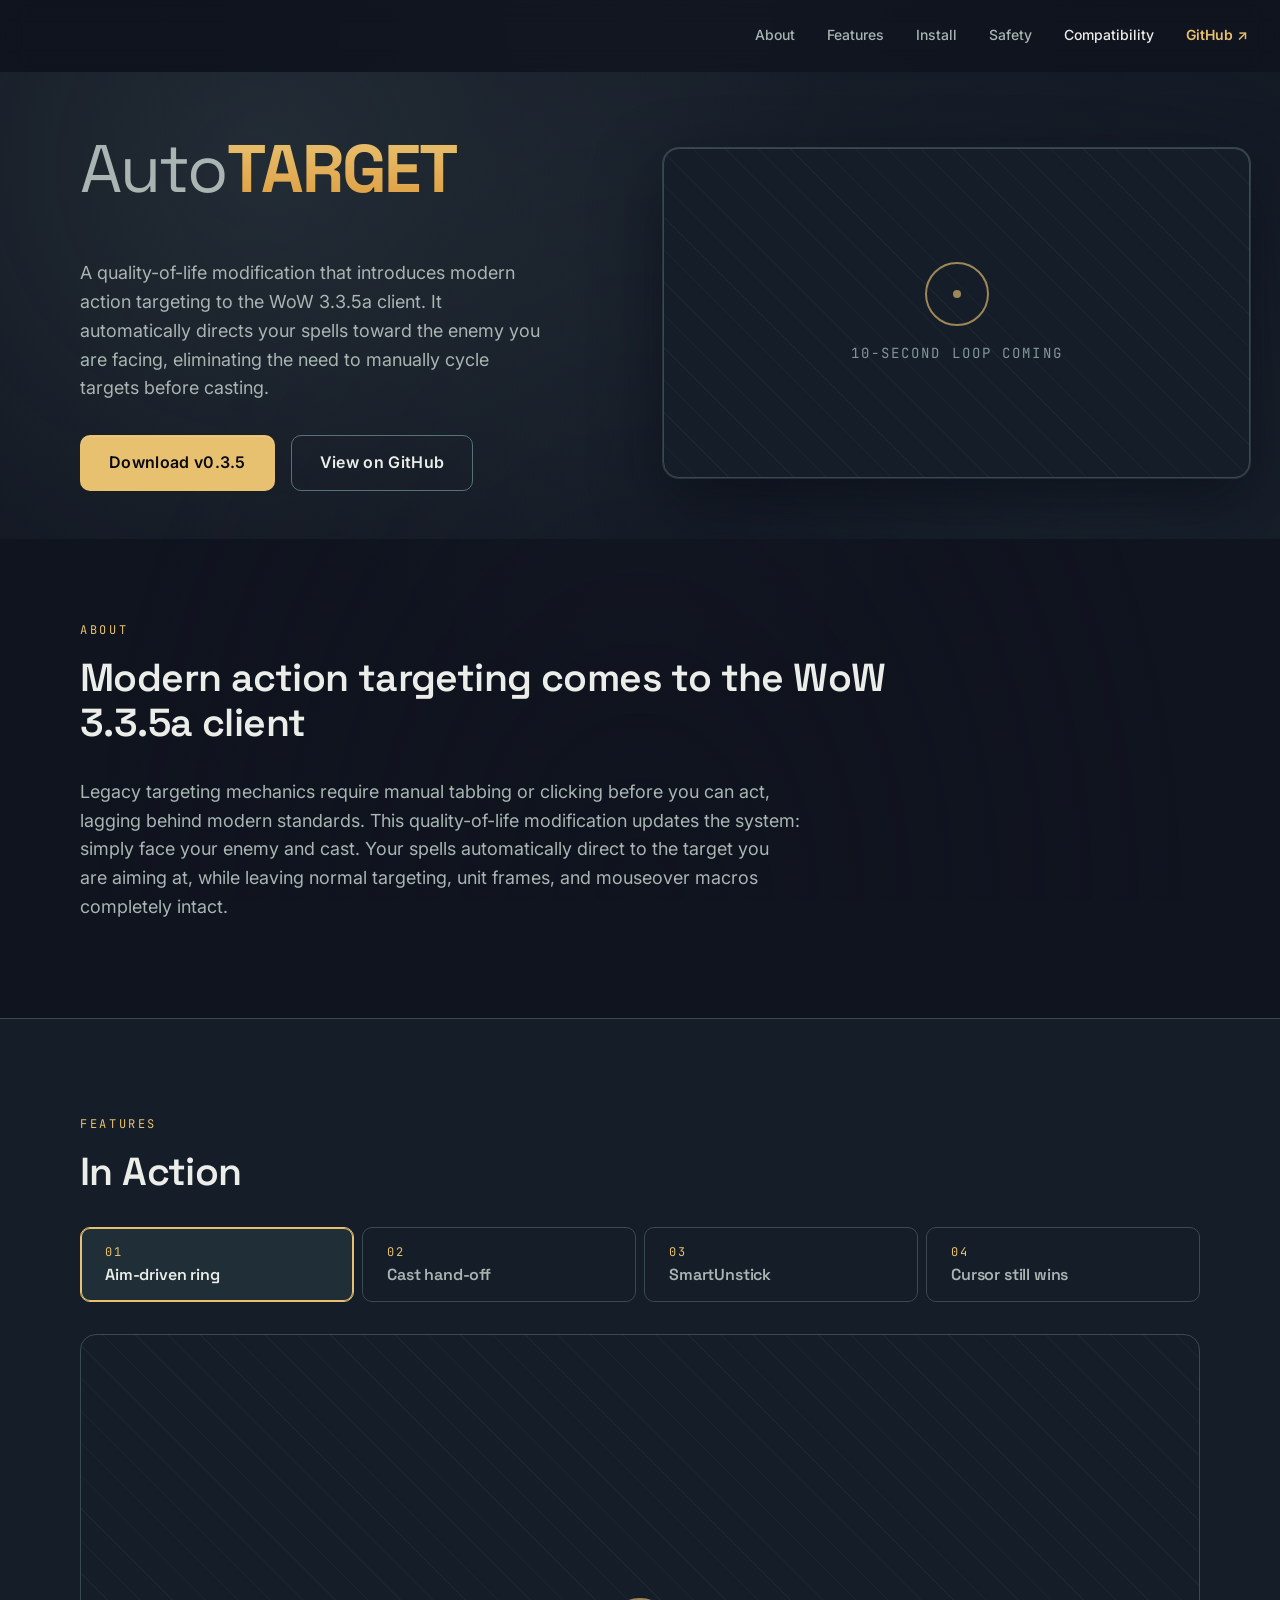
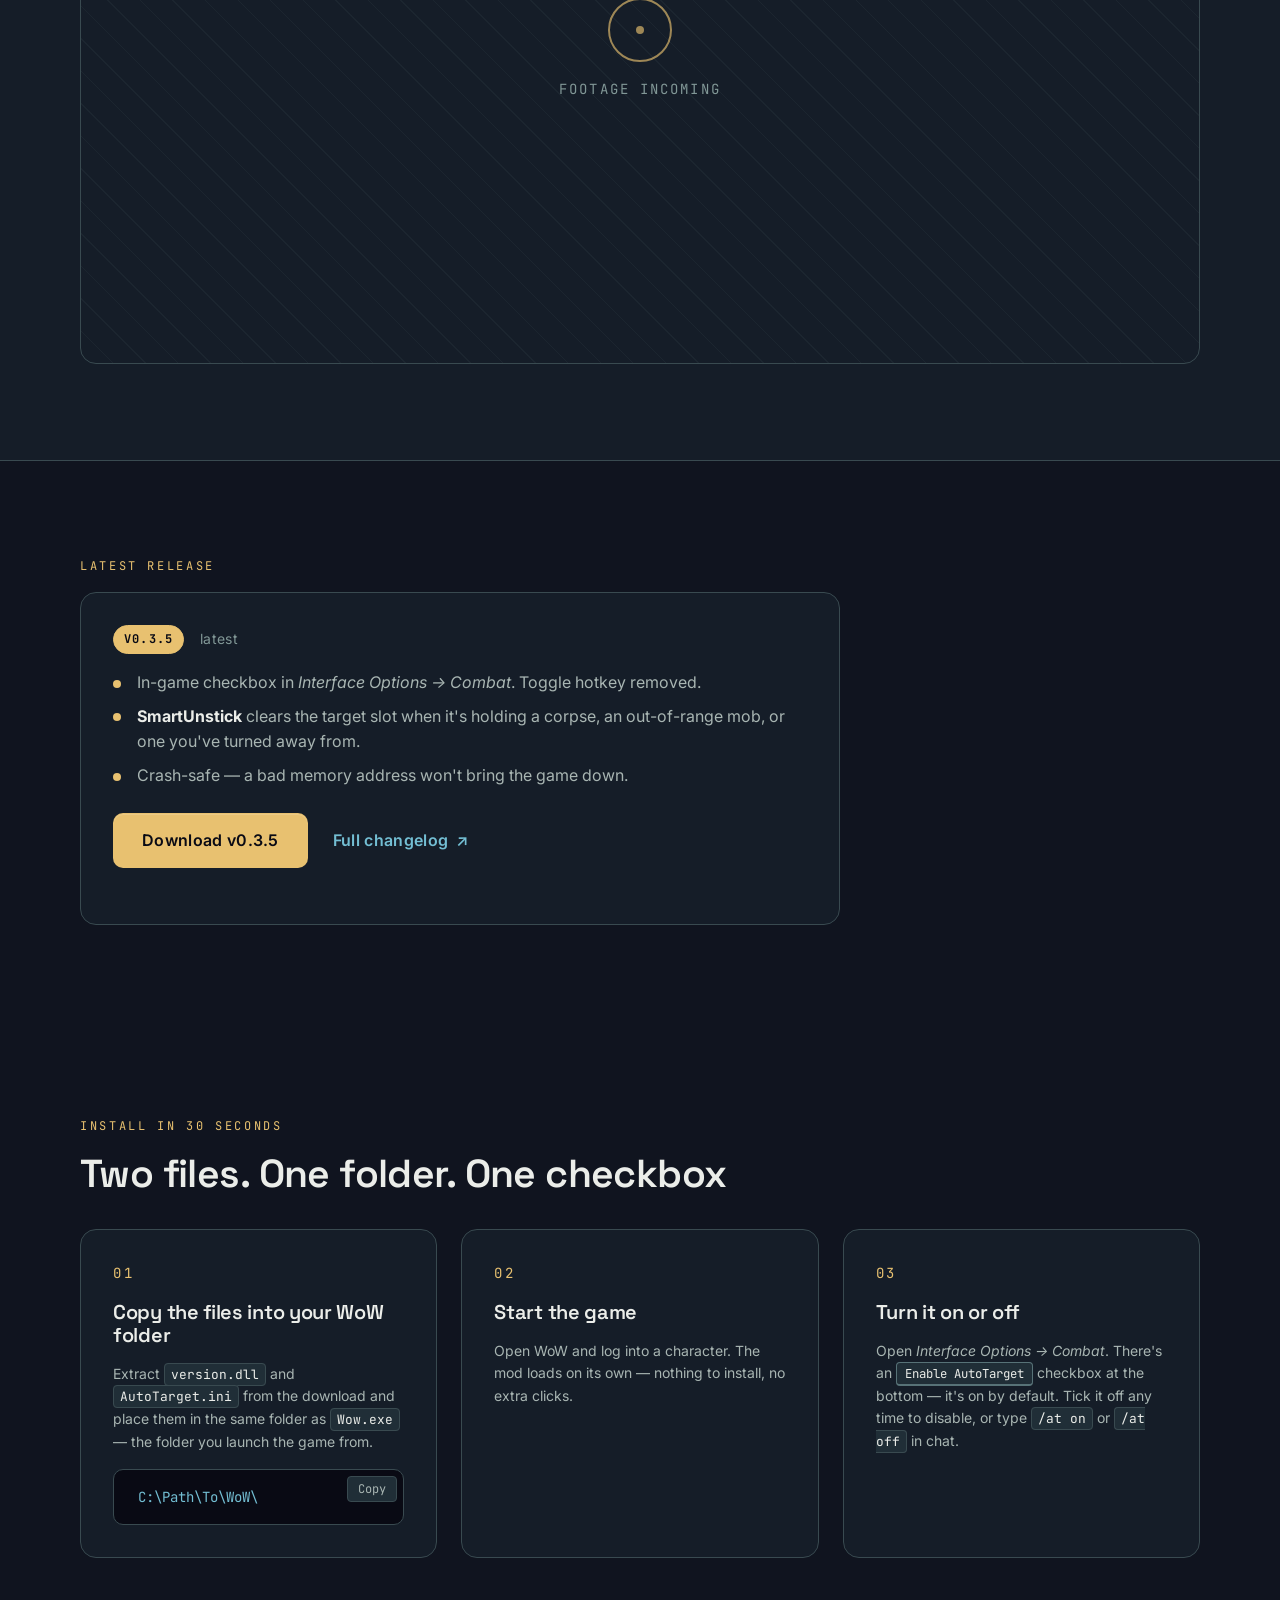
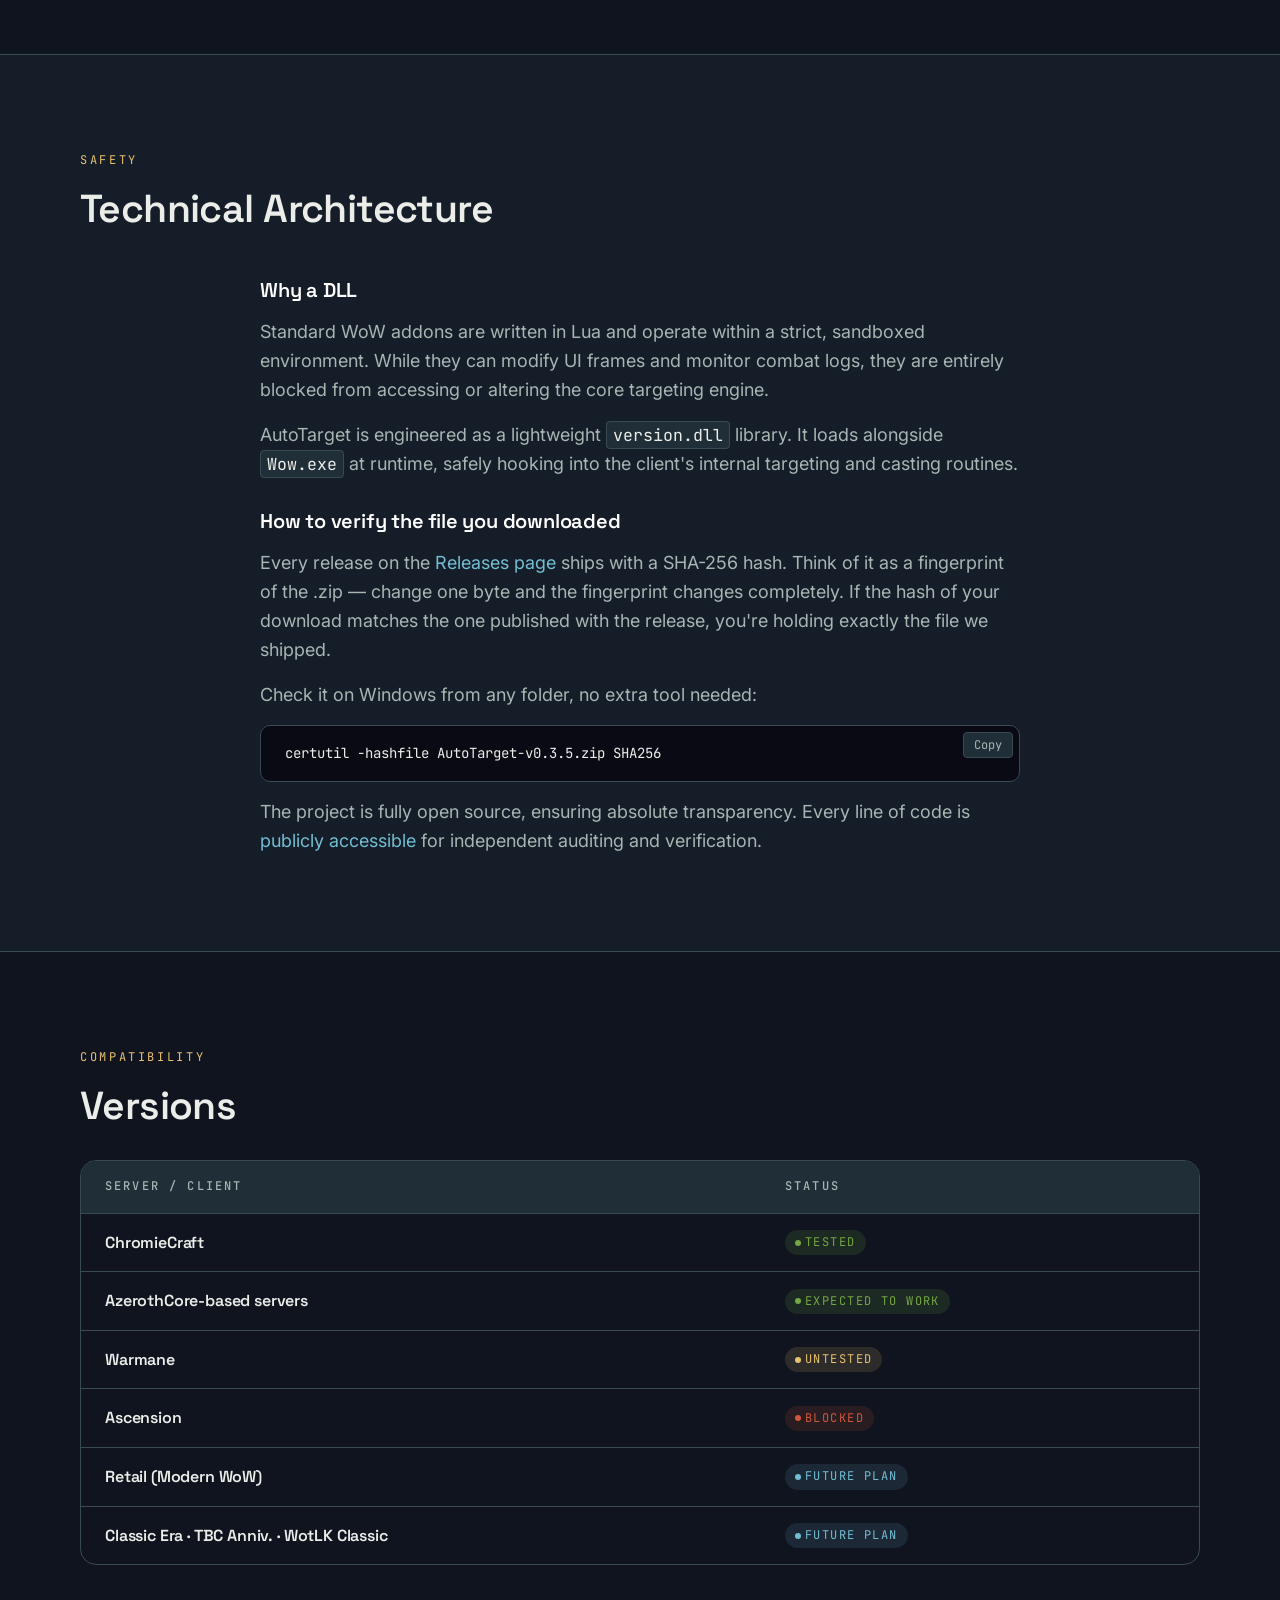
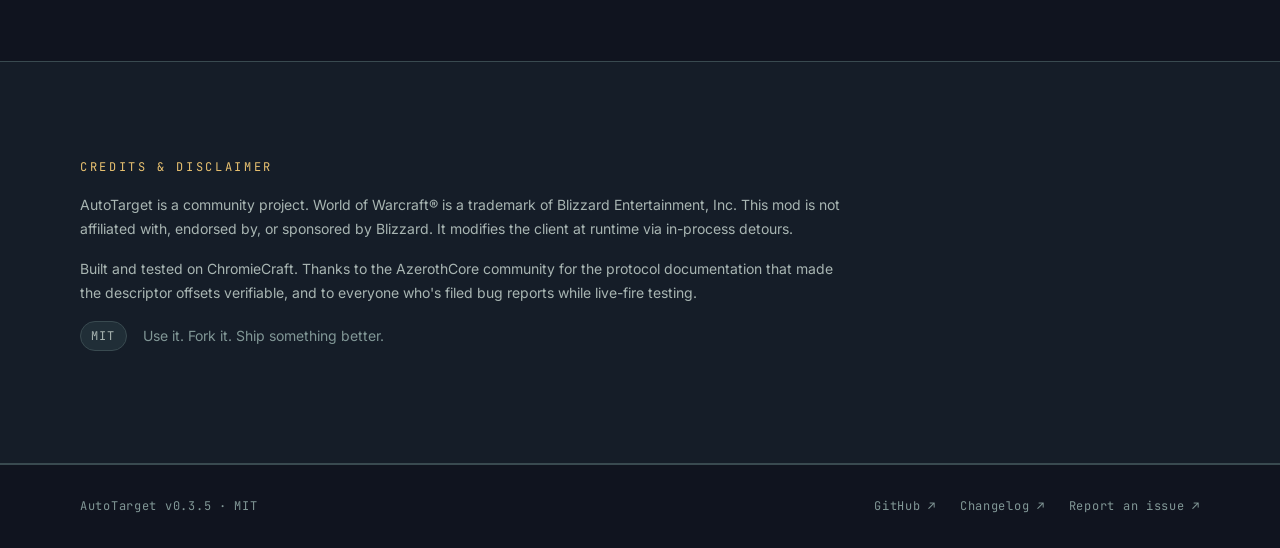
<file: docs/index.html>
<!doctype html>
<html lang="en">
<head>
  <meta charset="utf-8">
  <meta name="viewport" content="width=device-width, initial-scale=1">
  <title>AutoTarget — action targeting for WoW 3.3.5a</title>
  <meta name="description" content="A quality-of-life modification that introduces modern action targeting to the WoW 3.3.5a client. Your spells automatically direct toward the enemy you are facing.">
  <meta name="theme-color" content="#090a14">

  <!-- Open Graph / social -->
  <meta property="og:type" content="website">
  <meta property="og:title" content="AutoTarget — action targeting for WoW 3.3.5a">
  <meta property="og:description" content="Modern action targeting for the WoW 3.3.5a client.">
  <meta property="og:image" content="assets/og-image.svg">
  <meta name="twitter:card" content="summary_large_image">

  <link rel="icon" type="image/svg+xml" href="assets/favicon.svg">

  <!-- Fonts: Cinzel (display), Inter (body), JetBrains Mono (code) -->
  <link rel="preconnect" href="https://fonts.googleapis.com">
  <link rel="preconnect" href="https://fonts.gstatic.com" crossorigin>
  <link href="https://fonts.googleapis.com/css2?family=Space+Grotesk:wght@400;500;600;700&family=Inter:wght@400;500;600;700&family=JetBrains+Mono:wght@400;500&display=swap" rel="stylesheet">

  <link rel="stylesheet" href="styles.css">
</head>
<body>

<div class="nav-sentinel" aria-hidden="true"></div>

<header class="nav" id="nav">
  <nav class="nav__links" aria-label="primary">
    <a href="#what">About</a>
    <a href="#see">Features</a>
    <a href="#install">Install</a>
    <a href="#safety">Safety</a>
    <a href="#compat">Compatibility</a>
    <a href="https://github.com/ArmedProphet13/mod-autotarget" class="nav__github" rel="noopener">GitHub <span aria-hidden="true">↗</span></a>
  </nav>
</header>

<main id="top">

  <!-- 1. Hero -->
  <section class="hero" id="hero">
    <div class="hero__inner">
      <div class="hero__copy">
        <h1 class="hero__title">
          <span class="hero__title-light">Auto</span><span class="hero__title-heavy">TARGET</span>
        </h1>
        <p class="hero__sub">
          A quality-of-life modification that introduces modern action
          targeting to the WoW 3.3.5a client. It automatically directs
          your spells toward the enemy you are facing, eliminating the
          need to manually cycle targets before casting.
        </p>
        <div class="hero__ctas">
          <a class="btn btn--primary" href="https://github.com/ArmedProphet13/mod-autotarget/releases/latest" rel="noopener">
            Download v0.3.5
          </a>
          <a class="btn btn--ghost" href="https://github.com/ArmedProphet13/mod-autotarget" rel="noopener">
            View on GitHub
          </a>
        </div>
      </div>

      <figure class="media-well media-well--hero" data-media="hero-loop">
        <div class="media-well__placeholder" aria-label="placeholder">
          <div class="placeholder-ring" aria-hidden="true"></div>
          <span>10-second loop coming</span>
        </div>
      </figure>
    </div>
  </section>

  <!-- 2. What it is -->
  <section class="section" id="what">
    <div class="section__inner">
      <p class="eyebrow">About</p>
      <h2 class="section__title">Modern action targeting comes to the WoW 3.3.5a client</h2>
      <div class="prose">
        <p>
          Legacy targeting mechanics require manual tabbing or clicking
          before you can act, lagging behind modern standards. This
          quality-of-life modification updates the system: simply face
          your enemy and cast. Your spells automatically direct to the
          target you are aiming at, while leaving normal targeting, unit
          frames, and mouseover macros completely intact.
        </p>
      </div>
    </div>
  </section>

  <!-- 3. See it work -->
  <section class="section section--alt" id="see">
    <div class="section__inner">
      <p class="eyebrow">Features</p>
      <h2 class="section__title">In Action</h2>

      <div class="tabs" role="tablist" aria-label="Feature gallery">
        <div class="tabs__buttons">
          <button class="tab" role="tab" aria-selected="true" aria-controls="tab-1" id="tabbtn-1" data-tab="1">
            <span class="tab__num">01</span>
            <span class="tab__label">Aim-driven ring</span>
          </button>
          <button class="tab" role="tab" aria-selected="false" aria-controls="tab-2" id="tabbtn-2" data-tab="2" tabindex="-1">
            <span class="tab__num">02</span>
            <span class="tab__label">Cast hand-off</span>
          </button>
          <button class="tab" role="tab" aria-selected="false" aria-controls="tab-3" id="tabbtn-3" data-tab="3" tabindex="-1">
            <span class="tab__num">03</span>
            <span class="tab__label">SmartUnstick</span>
          </button>
          <button class="tab" role="tab" aria-selected="false" aria-controls="tab-4" id="tabbtn-4" data-tab="4" tabindex="-1">
            <span class="tab__num">04</span>
            <span class="tab__label">Cursor still wins</span>
          </button>
        </div>

        <div class="tabs__panels">
          <div class="tab-panel" role="tabpanel" id="tab-1" aria-labelledby="tabbtn-1" data-tab="1">
            <figure class="media-well" data-media="feature-aim">
              <div class="media-well__placeholder">
                <div class="placeholder-ring" aria-hidden="true"></div>
                <span>footage incoming</span>
              </div>
            </figure>
          </div>
          <div class="tab-panel" role="tabpanel" id="tab-2" aria-labelledby="tabbtn-2" data-tab="2" hidden>
            <figure class="media-well" data-media="feature-handoff">
              <div class="media-well__placeholder">
                <div class="placeholder-ring" aria-hidden="true"></div>
                <span>footage incoming</span>
              </div>
              <figcaption>
                Empty target slot, aim at a mob, press cast. The cast hook
                hands the soft pick to the client a millisecond before the
                no-target check. <code class="code--inline">/cast Fireball</code> just works.
              </figcaption>
            </figure>
          </div>
          <div class="tab-panel" role="tabpanel" id="tab-3" aria-labelledby="tabbtn-3" data-tab="3" hidden>
            <figure class="media-well" data-media="feature-unstick">
              <div class="media-well__placeholder">
                <div class="placeholder-ring" aria-hidden="true"></div>
                <span>footage incoming</span>
              </div>
              <figcaption>
                Kill a mob — slot clears, no 15-second corpse window. Run
                past 40 yards — slot clears. Mob leashes back to spawn —
                slot clears. The active target is never holding a GUID
                you can't actually cast on.
              </figcaption>
            </figure>
          </div>
          <div class="tab-panel" role="tabpanel" id="tab-4" aria-labelledby="tabbtn-4" data-tab="4" hidden>
            <figure class="media-well" data-media="feature-cursor">
              <div class="media-well__placeholder">
                <div class="placeholder-ring" aria-hidden="true"></div>
                <span>footage incoming</span>
              </div>
              <figcaption>
                Hover a party member with the cursor and cast
                <code class="code--inline">[target=mouseover] Flash Heal</code> — the heal
                lands on them, not on your aim pick. The mouseover writer
                yields the frame the moment the cursor asserts a unit.
              </figcaption>
            </figure>
          </div>
        </div>
      </div>
    </div>
  </section>

  <!-- 4. Latest release -->
  <section class="section" id="release">
    <div class="section__inner">
      <p class="eyebrow">Latest release</p>
      <div class="release release--compact">
        <div class="release__head">
          <span class="tag tag--gold">v0.3.5</span>
          <span class="release__date">latest</span>
        </div>
        <ul class="release__bullets">
          <li>In-game checkbox in <em>Interface Options → Combat</em>. Toggle hotkey removed.</li>
          <li><strong>SmartUnstick</strong> clears the target slot when it's holding a corpse, an out-of-range mob, or one you've turned away from.</li>
          <li>Crash-safe — a bad memory address won't bring the game down.</li>
        </ul>
        <div class="release__ctas">
          <a class="btn btn--primary" href="https://github.com/ArmedProphet13/mod-autotarget/releases/latest" rel="noopener">
            Download v0.3.5
          </a>
          <a class="btn btn--link" href="https://github.com/ArmedProphet13/mod-autotarget/blob/master/CHANGELOG.md" rel="noopener">
            Full changelog <span aria-hidden="true">↗</span>
          </a>
        </div>
      </div>
    </div>
  </section>

  <!-- 5. Install -->
  <section class="section" id="install">
    <div class="section__inner">
      <p class="eyebrow">Install in 30 seconds</p>
      <h2 class="section__title">Two files. One folder. One checkbox</h2>
      <ol class="steps">
        <li class="step">
          <span class="step__num">01</span>
          <h3 class="step__title">Copy the files into your WoW folder</h3>
          <p class="step__body">
            Extract <code class="code--inline">version.dll</code> and
            <code class="code--inline">AutoTarget.ini</code> from the download
            and place them in the same folder as
            <code class="code--inline">Wow.exe</code> — the folder you launch
            the game from.
          </p>
          <div class="code-block">
            <pre><code id="installpath">C:\Path\To\WoW\</code></pre>
            <button class="copy-btn" data-copy-target="installpath" aria-label="Copy install path">Copy</button>
          </div>
        </li>
        <li class="step">
          <span class="step__num">02</span>
          <h3 class="step__title">Start the game</h3>
          <p class="step__body">
            Open WoW and log into a character. The mod loads on its own —
            nothing to install, no extra clicks.
          </p>
        </li>
        <li class="step">
          <span class="step__num">03</span>
          <h3 class="step__title">Turn it on or off</h3>
          <p class="step__body">
            Open <em>Interface Options → Combat</em>. There's an
            <kbd class="kbd">Enable AutoTarget</kbd> checkbox at the bottom
            — it's on by default. Tick it off any time to disable, or type
            <code class="code--inline">/at on</code> or
            <code class="code--inline">/at off</code> in chat.
          </p>
        </li>
      </ol>
    </div>
  </section>

  <!-- 7. Safety -->
  <section class="section section--alt" id="safety">
    <div class="section__inner">
      <p class="eyebrow">Safety</p>
      <h2 class="section__title">Technical Architecture</h2>
      <div class="prose prose--narrow">

        <h3 class="prose__subhead">Why a DLL</h3>
        <p>
          Standard WoW addons are written in Lua and operate within a
          strict, sandboxed environment. While they can modify UI frames
          and monitor combat logs, they are entirely blocked from
          accessing or altering the core targeting engine.
        </p>
        <p>
          AutoTarget is engineered as a lightweight
          <code class="code--inline">version.dll</code> library. It loads
          alongside <code class="code--inline">Wow.exe</code> at runtime,
          safely hooking into the client's internal targeting and casting
          routines.
        </p>

        <h3 class="prose__subhead">How to verify the file you downloaded</h3>
        <p>
          Every release on the
          <a href="https://github.com/ArmedProphet13/mod-autotarget/releases" rel="noopener">Releases page</a>
          ships with a SHA-256 hash. Think of it as a fingerprint of the
          .zip — change one byte and the fingerprint changes completely.
          If the hash of your download matches the one published with the
          release, you're holding exactly the file we shipped.
        </p>
        <p>Check it on Windows from any folder, no extra tool needed:</p>
        <div class="code-block">
          <pre><code id="sha-cmd">certutil -hashfile AutoTarget-v0.3.5.zip SHA256</code></pre>
          <button class="copy-btn" data-copy-target="sha-cmd" aria-label="Copy command">Copy</button>
        </div>
        <p>
          The project is fully open source, ensuring absolute
          transparency. Every line of code is
          <a href="https://github.com/ArmedProphet13/mod-autotarget/tree/master/client/src" rel="noopener">publicly accessible</a>
          for independent auditing and verification.
        </p>

      </div>
    </div>
  </section>

  <!-- 8. Compatibility -->
  <section class="section" id="compat">
    <div class="section__inner">
      <p class="eyebrow">Compatibility</p>
      <h2 class="section__title">Versions</h2>
      <div class="table-wrap">
        <table class="compat">
          <thead>
            <tr>
              <th>Server / client</th>
              <th>Status</th>
            </tr>
          </thead>
          <tbody>
            <tr>
              <th scope="row">ChromieCraft</th>
              <td><span class="status status--ok">Tested</span></td>
            </tr>
            <tr>
              <th scope="row">AzerothCore-based servers</th>
              <td><span class="status status--ok">Expected to work</span></td>
            </tr>
            <tr>
              <th scope="row">Warmane</th>
              <td><span class="status status--warn">Untested</span></td>
            </tr>
            <tr>
              <th scope="row">Ascension</th>
              <td><span class="status status--bad">Blocked</span></td>
            </tr>
            <tr>
              <th scope="row">Retail (Modern WoW)</th>
              <td><span class="status status--planned">Future plan</span></td>
            </tr>
            <tr>
              <th scope="row">Classic Era · TBC Anniv. · WotLK Classic</th>
              <td><span class="status status--planned">Future plan</span></td>
            </tr>
          </tbody>
        </table>
      </div>
    </div>
  </section>

  <!-- 8. Credits & disclaimer -->
  <section class="section section--alt" id="credits">
    <div class="section__inner">
      <p class="eyebrow">Credits &amp; disclaimer</p>
      <div class="credits">
        <p>
          AutoTarget is a community project. World of Warcraft® is a
          trademark of Blizzard Entertainment, Inc. This mod is not
          affiliated with, endorsed by, or sponsored by Blizzard. It
          modifies the client at runtime via in-process detours.
        </p>
        <p>
          Built and tested on ChromieCraft. Thanks to the AzerothCore
          community for the protocol documentation that made the
          descriptor offsets verifiable, and to everyone who's filed bug
          reports while live-fire testing.
        </p>
        <p class="credits__license">
          <span class="tag">MIT</span>
          <span>Use it. Fork it. Ship something better.</span>
        </p>
      </div>
    </div>
  </section>

</main>

<footer class="footer">
  <div class="footer__inner">
    <div class="footer__left">AutoTarget v0.3.5 · MIT</div>
    <div class="footer__right">
      <a href="https://github.com/ArmedProphet13/mod-autotarget" rel="noopener">GitHub ↗</a>
      <a href="https://github.com/ArmedProphet13/mod-autotarget/blob/master/CHANGELOG.md" rel="noopener">Changelog ↗</a>
      <a href="https://github.com/ArmedProphet13/mod-autotarget/issues" rel="noopener">Report an issue ↗</a>
    </div>
  </div>
</footer>

<script src="script.js" defer></script>
</body>
</html>
</file>
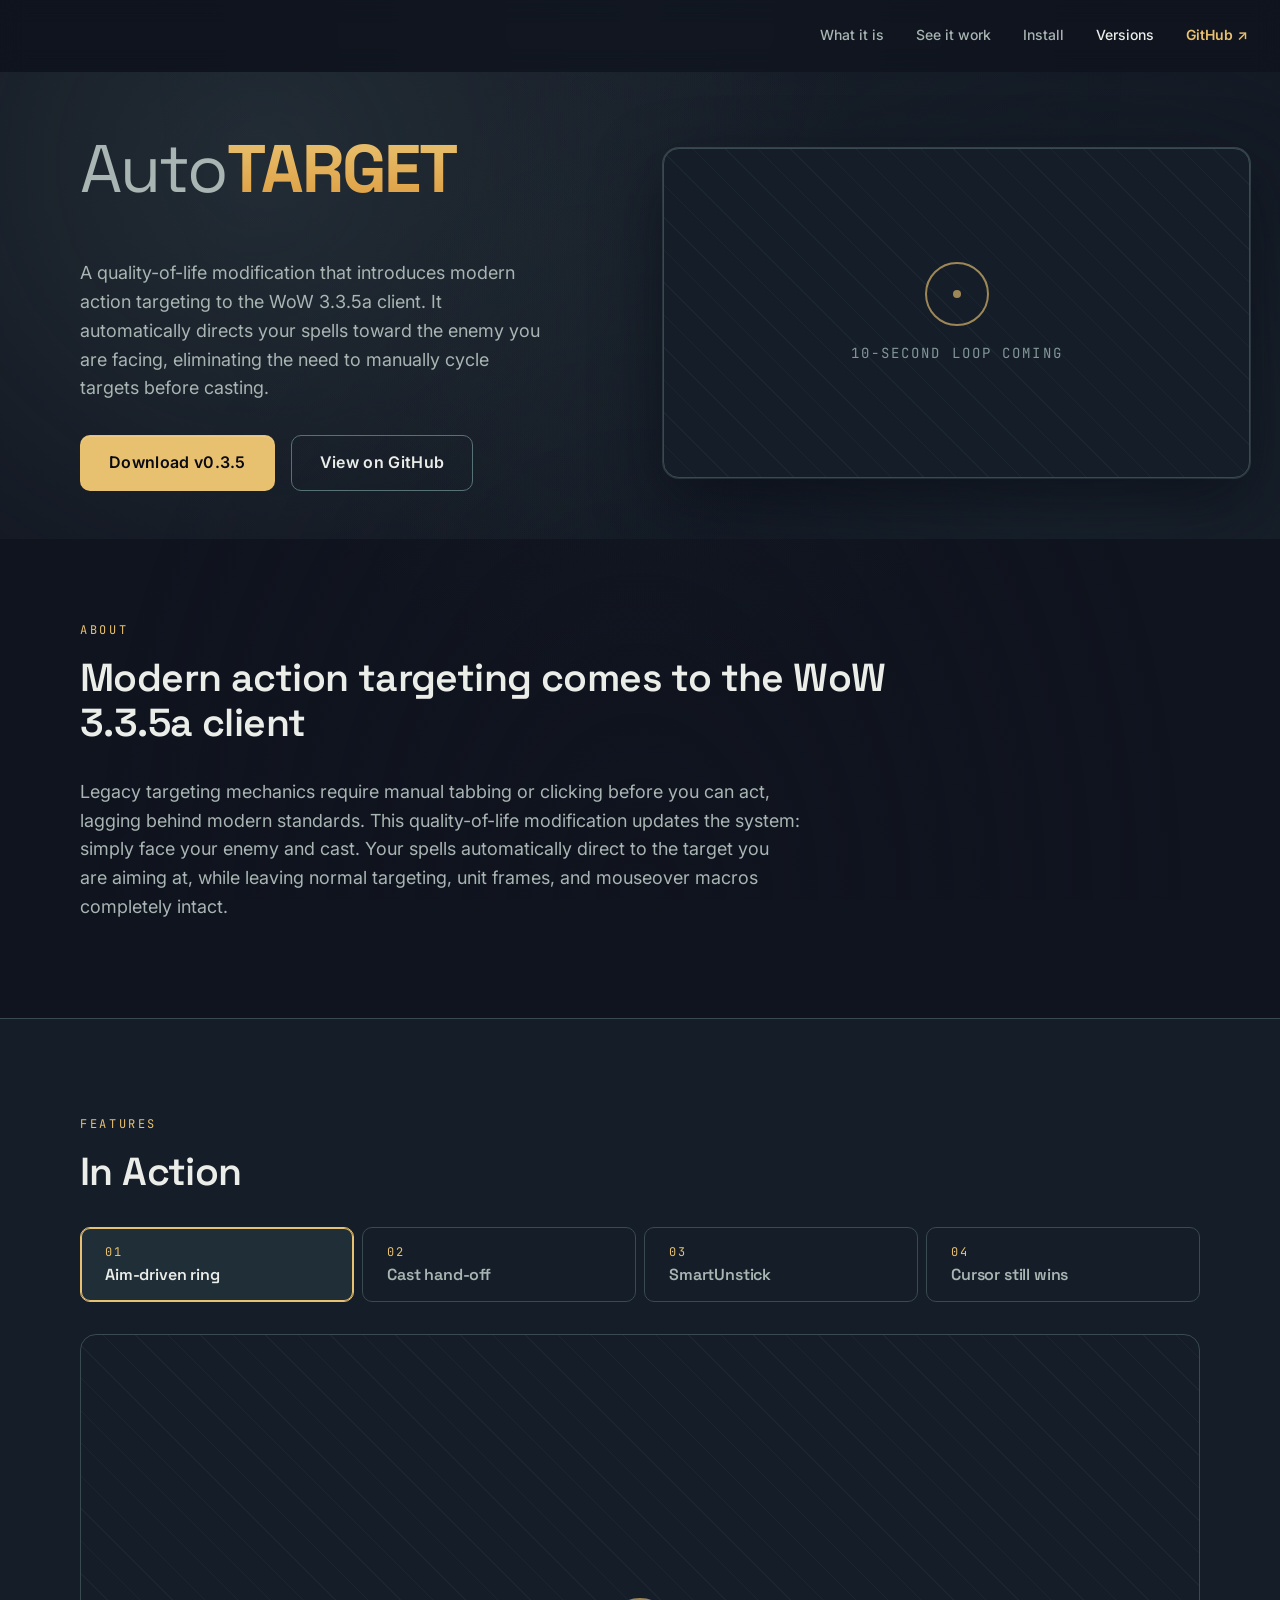
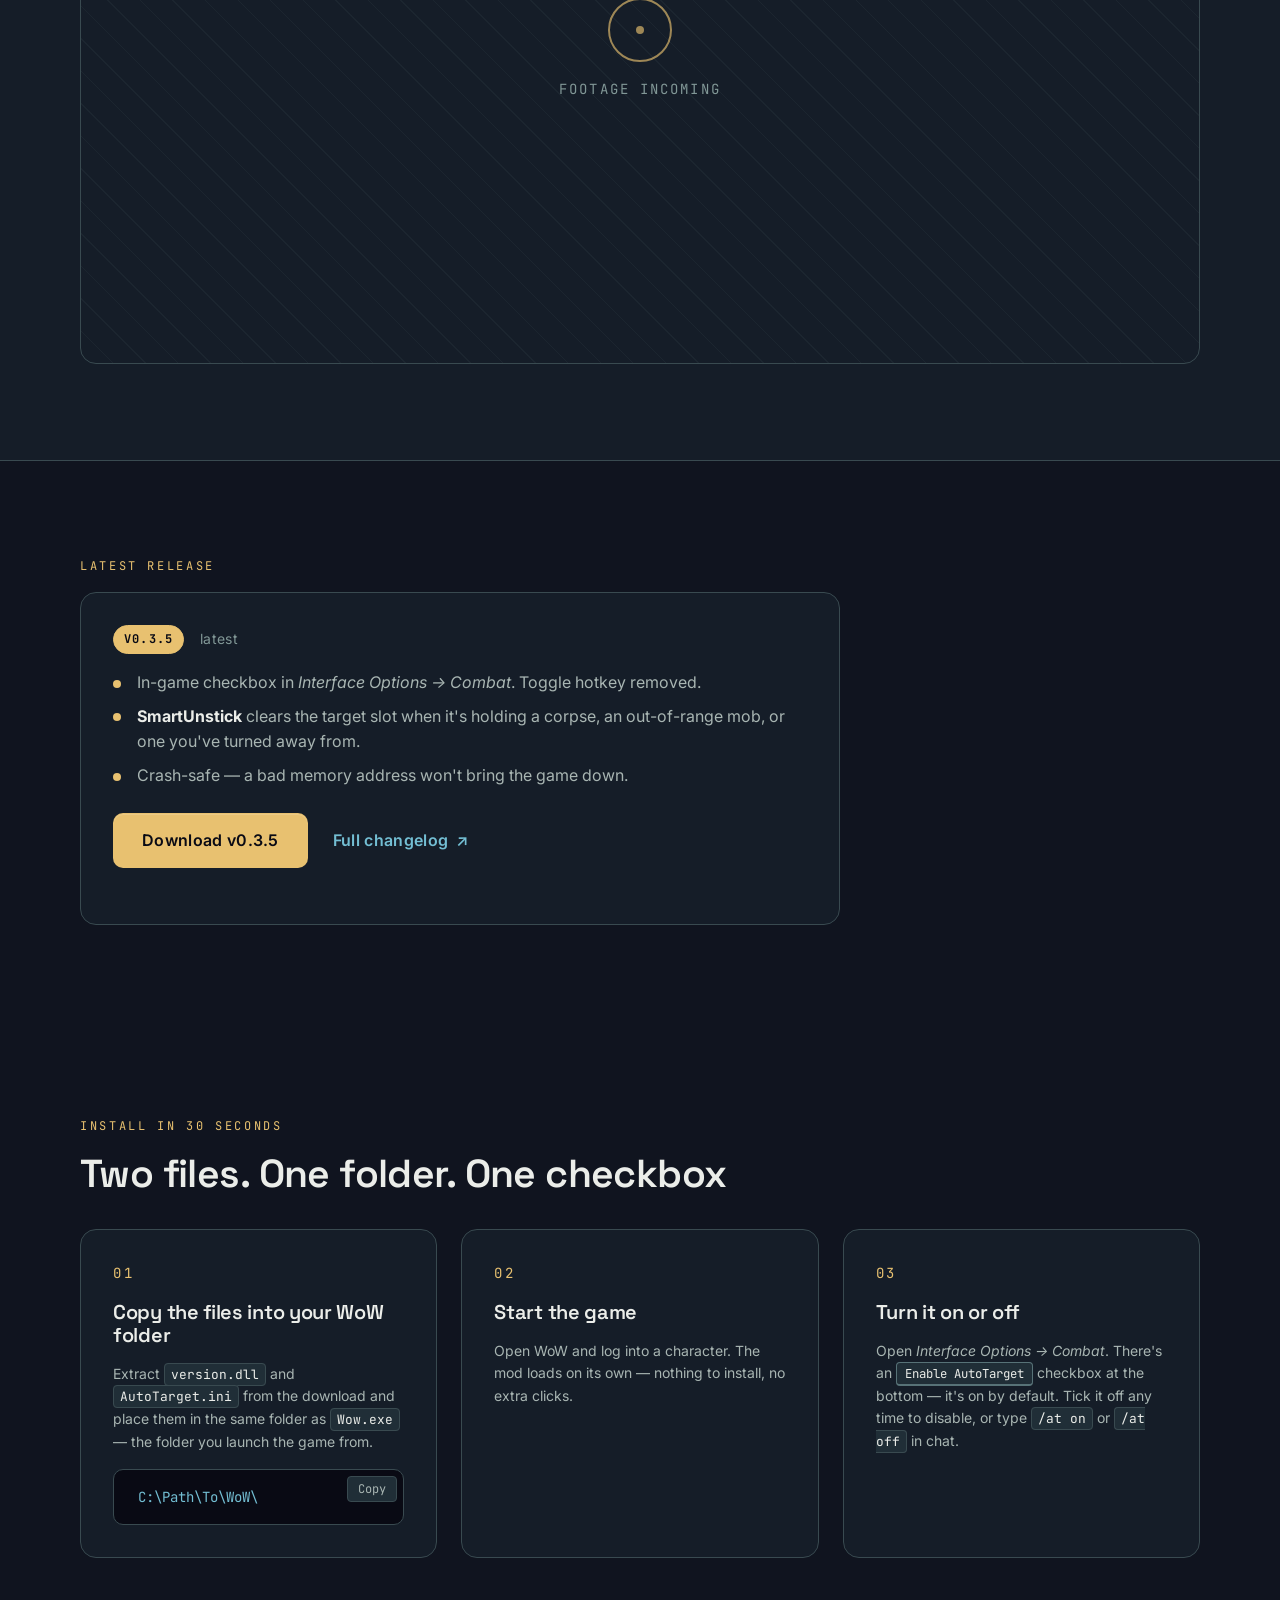
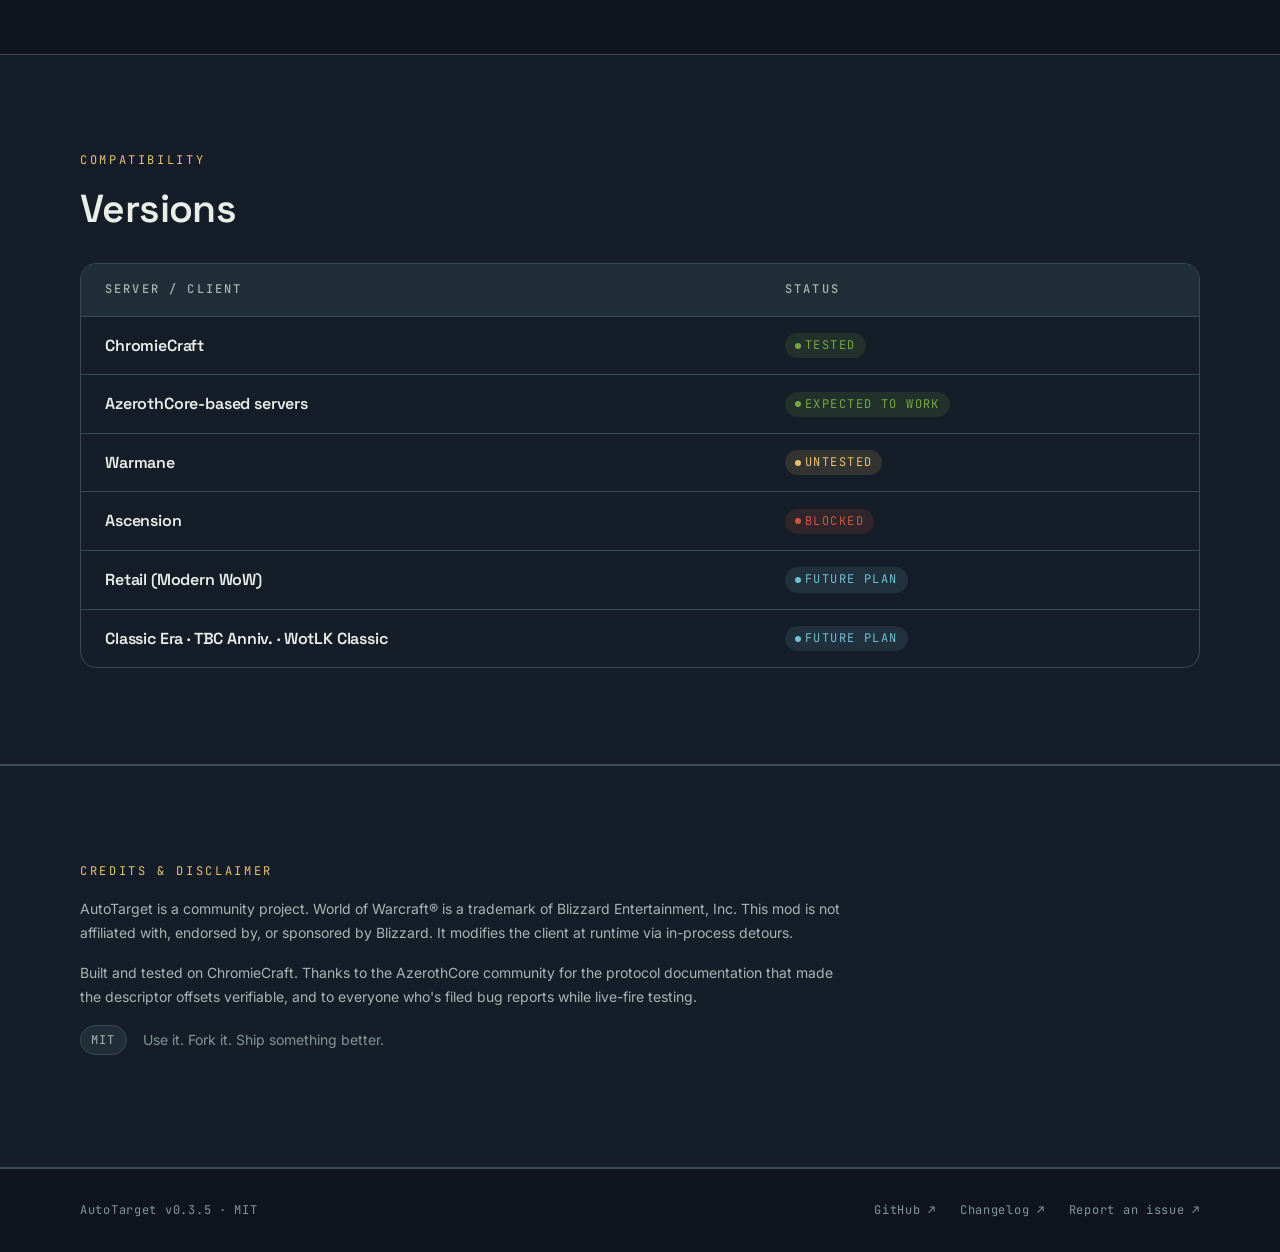
<file: docs/site/index.html>
<!doctype html>
<html lang="en">
<head>
  <meta charset="utf-8">
  <meta name="viewport" content="width=device-width, initial-scale=1">
  <title>AutoTarget — action targeting for WoW 3.3.5a</title>
  <meta name="description" content="A quality-of-life modification that introduces modern action targeting to the WoW 3.3.5a client. Your spells automatically direct toward the enemy you are facing.">
  <meta name="theme-color" content="#090a14">

  <!-- Open Graph / social -->
  <meta property="og:type" content="website">
  <meta property="og:title" content="AutoTarget — action targeting for WoW 3.3.5a">
  <meta property="og:description" content="Modern action targeting for the WoW 3.3.5a client.">
  <meta property="og:image" content="assets/og-image.svg">
  <meta name="twitter:card" content="summary_large_image">

  <link rel="icon" type="image/svg+xml" href="assets/favicon.svg">

  <!-- Fonts: Cinzel (display), Inter (body), JetBrains Mono (code) -->
  <link rel="preconnect" href="https://fonts.googleapis.com">
  <link rel="preconnect" href="https://fonts.gstatic.com" crossorigin>
  <link href="https://fonts.googleapis.com/css2?family=Space+Grotesk:wght@400;500;600;700&family=Inter:wght@400;500;600;700&family=JetBrains+Mono:wght@400;500&display=swap" rel="stylesheet">

  <link rel="stylesheet" href="styles.css">
</head>
<body>

<div class="nav-sentinel" aria-hidden="true"></div>

<header class="nav" id="nav">
  <nav class="nav__links" aria-label="primary">
    <a href="#what">What it is</a>
    <a href="#see">See it work</a>
    <a href="#install">Install</a>
    <a href="#compat">Versions</a>
    <a href="https://github.com/ArmedProphet13/mod-autotarget" class="nav__github" rel="noopener">GitHub <span aria-hidden="true">↗</span></a>
  </nav>
</header>

<main id="top">

  <!-- 1. Hero -->
  <section class="hero" id="hero">
    <div class="hero__inner">
      <div class="hero__copy">
        <h1 class="hero__title">
          <span class="hero__title-light">Auto</span><span class="hero__title-heavy">TARGET</span>
        </h1>
        <p class="hero__sub">
          A quality-of-life modification that introduces modern action
          targeting to the WoW 3.3.5a client. It automatically directs
          your spells toward the enemy you are facing, eliminating the
          need to manually cycle targets before casting.
        </p>
        <div class="hero__ctas">
          <a class="btn btn--primary" href="https://github.com/ArmedProphet13/mod-autotarget/releases/latest" rel="noopener">
            Download v0.3.5
          </a>
          <a class="btn btn--ghost" href="https://github.com/ArmedProphet13/mod-autotarget" rel="noopener">
            View on GitHub
          </a>
        </div>
      </div>

      <figure class="media-well media-well--hero" data-media="hero-loop">
        <div class="media-well__placeholder" aria-label="placeholder">
          <div class="placeholder-ring" aria-hidden="true"></div>
          <span>10-second loop coming</span>
        </div>
      </figure>
    </div>
  </section>

  <!-- 2. What it is -->
  <section class="section" id="what">
    <div class="section__inner">
      <p class="eyebrow">About</p>
      <h2 class="section__title">Modern action targeting comes to the WoW 3.3.5a client</h2>
      <div class="prose">
        <p>
          Legacy targeting mechanics require manual tabbing or clicking
          before you can act, lagging behind modern standards. This
          quality-of-life modification updates the system: simply face
          your enemy and cast. Your spells automatically direct to the
          target you are aiming at, while leaving normal targeting, unit
          frames, and mouseover macros completely intact.
        </p>
      </div>
    </div>
  </section>

  <!-- 3. See it work -->
  <section class="section section--alt" id="see">
    <div class="section__inner">
      <p class="eyebrow">Features</p>
      <h2 class="section__title">In Action</h2>

      <div class="tabs" role="tablist" aria-label="Feature gallery">
        <div class="tabs__buttons">
          <button class="tab" role="tab" aria-selected="true" aria-controls="tab-1" id="tabbtn-1" data-tab="1">
            <span class="tab__num">01</span>
            <span class="tab__label">Aim-driven ring</span>
          </button>
          <button class="tab" role="tab" aria-selected="false" aria-controls="tab-2" id="tabbtn-2" data-tab="2" tabindex="-1">
            <span class="tab__num">02</span>
            <span class="tab__label">Cast hand-off</span>
          </button>
          <button class="tab" role="tab" aria-selected="false" aria-controls="tab-3" id="tabbtn-3" data-tab="3" tabindex="-1">
            <span class="tab__num">03</span>
            <span class="tab__label">SmartUnstick</span>
          </button>
          <button class="tab" role="tab" aria-selected="false" aria-controls="tab-4" id="tabbtn-4" data-tab="4" tabindex="-1">
            <span class="tab__num">04</span>
            <span class="tab__label">Cursor still wins</span>
          </button>
        </div>

        <div class="tabs__panels">
          <div class="tab-panel" role="tabpanel" id="tab-1" aria-labelledby="tabbtn-1" data-tab="1">
            <figure class="media-well" data-media="feature-aim">
              <div class="media-well__placeholder">
                <div class="placeholder-ring" aria-hidden="true"></div>
                <span>footage incoming</span>
              </div>
            </figure>
          </div>
          <div class="tab-panel" role="tabpanel" id="tab-2" aria-labelledby="tabbtn-2" data-tab="2" hidden>
            <figure class="media-well" data-media="feature-handoff">
              <div class="media-well__placeholder">
                <div class="placeholder-ring" aria-hidden="true"></div>
                <span>footage incoming</span>
              </div>
              <figcaption>
                Empty target slot, aim at a mob, press cast. The cast hook
                hands the soft pick to the client a millisecond before the
                no-target check. <code class="code--inline">/cast Fireball</code> just works.
              </figcaption>
            </figure>
          </div>
          <div class="tab-panel" role="tabpanel" id="tab-3" aria-labelledby="tabbtn-3" data-tab="3" hidden>
            <figure class="media-well" data-media="feature-unstick">
              <div class="media-well__placeholder">
                <div class="placeholder-ring" aria-hidden="true"></div>
                <span>footage incoming</span>
              </div>
              <figcaption>
                Kill a mob — slot clears, no 15-second corpse window. Run
                past 40 yards — slot clears. Mob leashes back to spawn —
                slot clears. The active target is never holding a GUID
                you can't actually cast on.
              </figcaption>
            </figure>
          </div>
          <div class="tab-panel" role="tabpanel" id="tab-4" aria-labelledby="tabbtn-4" data-tab="4" hidden>
            <figure class="media-well" data-media="feature-cursor">
              <div class="media-well__placeholder">
                <div class="placeholder-ring" aria-hidden="true"></div>
                <span>footage incoming</span>
              </div>
              <figcaption>
                Hover a party member with the cursor and cast
                <code class="code--inline">[target=mouseover] Flash Heal</code> — the heal
                lands on them, not on your aim pick. The mouseover writer
                yields the frame the moment the cursor asserts a unit.
              </figcaption>
            </figure>
          </div>
        </div>
      </div>
    </div>
  </section>

  <!-- 4. Latest release -->
  <section class="section" id="release">
    <div class="section__inner">
      <p class="eyebrow">Latest release</p>
      <div class="release release--compact">
        <div class="release__head">
          <span class="tag tag--gold">v0.3.5</span>
          <span class="release__date">latest</span>
        </div>
        <ul class="release__bullets">
          <li>In-game checkbox in <em>Interface Options → Combat</em>. Toggle hotkey removed.</li>
          <li><strong>SmartUnstick</strong> clears the target slot when it's holding a corpse, an out-of-range mob, or one you've turned away from.</li>
          <li>Crash-safe — a bad memory address won't bring the game down.</li>
        </ul>
        <div class="release__ctas">
          <a class="btn btn--primary" href="https://github.com/ArmedProphet13/mod-autotarget/releases/latest" rel="noopener">
            Download v0.3.5
          </a>
          <a class="btn btn--link" href="https://github.com/ArmedProphet13/mod-autotarget/blob/main/CHANGELOG.md" rel="noopener">
            Full changelog <span aria-hidden="true">↗</span>
          </a>
        </div>
      </div>
    </div>
  </section>

  <!-- 5. Install -->
  <section class="section" id="install">
    <div class="section__inner">
      <p class="eyebrow">Install in 30 seconds</p>
      <h2 class="section__title">Two files. One folder. One checkbox</h2>
      <ol class="steps">
        <li class="step">
          <span class="step__num">01</span>
          <h3 class="step__title">Copy the files into your WoW folder</h3>
          <p class="step__body">
            Extract <code class="code--inline">version.dll</code> and
            <code class="code--inline">AutoTarget.ini</code> from the download
            and place them in the same folder as
            <code class="code--inline">Wow.exe</code> — the folder you launch
            the game from.
          </p>
          <div class="code-block">
            <pre><code id="installpath">C:\Path\To\WoW\</code></pre>
            <button class="copy-btn" data-copy-target="installpath" aria-label="Copy install path">Copy</button>
          </div>
        </li>
        <li class="step">
          <span class="step__num">02</span>
          <h3 class="step__title">Start the game</h3>
          <p class="step__body">
            Open WoW and log into a character. The mod loads on its own —
            nothing to install, no extra clicks.
          </p>
        </li>
        <li class="step">
          <span class="step__num">03</span>
          <h3 class="step__title">Turn it on or off</h3>
          <p class="step__body">
            Open <em>Interface Options → Combat</em>. There's an
            <kbd class="kbd">Enable AutoTarget</kbd> checkbox at the bottom
            — it's on by default. Tick it off any time to disable, or type
            <code class="code--inline">/at on</code> or
            <code class="code--inline">/at off</code> in chat.
          </p>
        </li>
      </ol>
    </div>
  </section>

  <!-- 7. Compatibility -->
  <section class="section section--alt" id="compat">
    <div class="section__inner">
      <p class="eyebrow">Compatibility</p>
      <h2 class="section__title">Versions</h2>
      <div class="table-wrap">
        <table class="compat">
          <thead>
            <tr>
              <th>Server / client</th>
              <th>Status</th>
            </tr>
          </thead>
          <tbody>
            <tr>
              <th scope="row">ChromieCraft</th>
              <td><span class="status status--ok">Tested</span></td>
            </tr>
            <tr>
              <th scope="row">AzerothCore-based servers</th>
              <td><span class="status status--ok">Expected to work</span></td>
            </tr>
            <tr>
              <th scope="row">Warmane</th>
              <td><span class="status status--warn">Untested</span></td>
            </tr>
            <tr>
              <th scope="row">Ascension</th>
              <td><span class="status status--bad">Blocked</span></td>
            </tr>
            <tr>
              <th scope="row">Retail (Modern WoW)</th>
              <td><span class="status status--planned">Future plan</span></td>
            </tr>
            <tr>
              <th scope="row">Classic Era · TBC Anniv. · WotLK Classic</th>
              <td><span class="status status--planned">Future plan</span></td>
            </tr>
          </tbody>
        </table>
      </div>
    </div>
  </section>

  <!-- 8. Credits & disclaimer -->
  <section class="section section--alt" id="credits">
    <div class="section__inner">
      <p class="eyebrow">Credits &amp; disclaimer</p>
      <div class="credits">
        <p>
          AutoTarget is a community project. World of Warcraft® is a
          trademark of Blizzard Entertainment, Inc. This mod is not
          affiliated with, endorsed by, or sponsored by Blizzard. It
          modifies the client at runtime via in-process detours.
        </p>
        <p>
          Built and tested on ChromieCraft. Thanks to the AzerothCore
          community for the protocol documentation that made the
          descriptor offsets verifiable, and to everyone who's filed bug
          reports while live-fire testing.
        </p>
        <p class="credits__license">
          <span class="tag">MIT</span>
          <span>Use it. Fork it. Ship something better.</span>
        </p>
      </div>
    </div>
  </section>

</main>

<footer class="footer">
  <div class="footer__inner">
    <div class="footer__left">AutoTarget v0.3.5 · MIT</div>
    <div class="footer__right">
      <a href="https://github.com/ArmedProphet13/mod-autotarget" rel="noopener">GitHub ↗</a>
      <a href="https://github.com/ArmedProphet13/mod-autotarget/blob/main/CHANGELOG.md" rel="noopener">Changelog ↗</a>
      <a href="https://github.com/ArmedProphet13/mod-autotarget/issues" rel="noopener">Report an issue ↗</a>
    </div>
  </div>
</footer>

<script src="script.js" defer></script>
</body>
</html>
</file>
<file: docs/styles.css>
/* =============================================================================
   AutoTarget landing — styles.css
   Design system based on the Apollo palette (lospec.com/palette-list/apollo).
   Phase A: no media, no framework, no build step.
   ============================================================================= */

/* ---- Design tokens ------------------------------------------------------- */

:root {
  /* Apollo palette assignments */
  --bg-page:        #10141f;
  --bg-deep:        #090a14;
  --bg-surface:     #151d28;
  --bg-surface-2:   #202e37;
  --border:         #394a50;
  --border-strong:  #577277;

  --text-primary:   #ebede9;
  --text-secondary: #a8b5b2;
  --text-tertiary:  #819796;

  --accent-gold:        #e8c170;
  --accent-gold-hover:  #de9e41;
  --accent-gold-glow:   rgba(232, 193, 112, 0.18);

  --accent-steel:        #73bed3;
  --accent-steel-hover:  #4f8fba;

  --success: #75a743;
  --warning: #cf573c;
  --rare-pop: #a23e8c;

  /* Typography */
  --font-display: "Space Grotesk", "Inter", system-ui, sans-serif;
  --font-body:    "Inter", system-ui, -apple-system, "Segoe UI", Roboto, sans-serif;
  --font-mono:    "JetBrains Mono", ui-monospace, "SF Mono", Menlo, Consolas, monospace;

  --fs-xs:   0.75rem;
  --fs-sm:   0.875rem;
  --fs-base: 1rem;
  --fs-md:   1.125rem;
  --fs-lg:   1.25rem;
  --fs-xl:   1.563rem;
  --fs-2xl:  1.953rem;
  --fs-3xl:  2.441rem;
  --fs-4xl:  3.052rem;
  --fs-hero: 3.815rem;

  /* Spacing (8px base) */
  --sp-1:   0.25rem;
  --sp-2:   0.5rem;
  --sp-3:   1rem;
  --sp-4:   1.5rem;
  --sp-5:   2rem;
  --sp-6:   3rem;
  --sp-7:   4rem;
  --sp-8:   6rem;
  --sp-9:   8rem;

  --radius-sm:  6px;
  --radius-md:  10px;
  --radius-lg:  16px;

  --transition: 200ms cubic-bezier(0.4, 0, 0.2, 1);

  --container: 1120px;
  --container-narrow: 760px;
}

/* ---- Reset / base -------------------------------------------------------- */

*, *::before, *::after { box-sizing: border-box; }

html {
  scroll-behavior: smooth;
  scroll-padding-top: 88px; /* clears the sticky nav */
}

body {
  margin: 0;
  background: var(--bg-page);
  color: var(--text-primary);
  font-family: var(--font-body);
  font-size: var(--fs-base);
  line-height: 1.6;
  -webkit-font-smoothing: antialiased;
  -moz-osx-font-smoothing: grayscale;
  overflow-x: hidden;
}

/* Subtle vignette so the deep bg doesn't feel pure-black */
body::before {
  content: "";
  position: fixed;
  inset: 0;
  pointer-events: none;
  background:
    radial-gradient(ellipse at top, rgba(87, 114, 119, 0.08), transparent 55%),
    radial-gradient(ellipse at bottom, rgba(16, 20, 31, 0.6), transparent 60%);
  z-index: 0;
}

main { position: relative; z-index: 1; }

img, svg { max-width: 100%; display: block; }

a {
  color: var(--accent-steel);
  text-decoration: none;
  transition: color var(--transition);
}
a:hover { color: var(--accent-steel-hover); }

::selection {
  background: var(--accent-gold);
  color: var(--bg-deep);
}

:focus-visible {
  outline: 2px solid var(--accent-gold);
  outline-offset: 3px;
  border-radius: 4px;
}

/* ---- Typography ---------------------------------------------------------- */

h1, h2, h3, h4 {
  font-family: var(--font-display);
  font-weight: 600;
  line-height: 1.15;
  letter-spacing: -0.015em;
  margin: 0;
}

code, pre, kbd { font-family: var(--font-mono); }

.code--inline {
  font-family: var(--font-mono);
  font-size: 0.92em;
  background: var(--bg-surface-2);
  color: var(--text-primary);
  padding: 2px 6px;
  border-radius: 4px;
  border: 1px solid var(--border);
}

.kbd {
  font-family: var(--font-mono);
  font-size: 0.88em;
  background: var(--bg-surface-2);
  border: 1px solid var(--border-strong);
  border-bottom-width: 2px;
  border-radius: 4px;
  padding: 2px 8px;
  color: var(--text-primary);
}

.eyebrow {
  font-family: var(--font-mono);
  font-size: var(--fs-xs);
  letter-spacing: 0.22em;
  text-transform: uppercase;
  color: var(--accent-gold);
  margin: 0 0 var(--sp-3);
}

/* ---- Buttons ------------------------------------------------------------- */

.btn {
  display: inline-flex;
  align-items: center;
  justify-content: center;
  gap: var(--sp-2);
  padding: 14px 28px;
  font-family: var(--font-body);
  font-weight: 600;
  font-size: var(--fs-base);
  letter-spacing: 0.02em;
  border-radius: var(--radius-md);
  border: 1px solid transparent;
  cursor: pointer;
  transition: all var(--transition);
  white-space: nowrap;
}

.btn--primary {
  background: var(--accent-gold);
  color: var(--bg-deep);
  box-shadow: 0 1px 0 rgba(255, 255, 255, 0.15) inset,
              0 0 0 0 var(--accent-gold-glow);
}
.btn--primary:hover {
  background: var(--accent-gold-hover);
  color: var(--bg-deep);
  transform: translateY(-1px);
  box-shadow: 0 1px 0 rgba(255, 255, 255, 0.2) inset,
              0 8px 24px var(--accent-gold-glow);
}
.btn--primary:active { transform: translateY(0); }

.btn--ghost {
  background: transparent;
  color: var(--text-primary);
  border-color: var(--border-strong);
}
.btn--ghost:hover {
  background: var(--bg-surface);
  border-color: var(--accent-steel);
  color: var(--accent-steel);
}

.btn--link {
  background: transparent;
  color: var(--accent-steel);
  padding: 14px 0;
}
.btn--link:hover { color: var(--accent-steel-hover); }

/* ---- Nav ----------------------------------------------------------------- */

.nav-sentinel {
  position: absolute;
  top: 0;
  height: 1px;
  width: 100%;
}

.nav {
  position: sticky;
  top: 0;
  z-index: 50;
  display: flex;
  align-items: center;
  justify-content: flex-end;
  padding: var(--sp-3) var(--sp-5);
  height: 72px;
  background: rgba(16, 20, 31, 0.6);
  backdrop-filter: blur(12px);
  -webkit-backdrop-filter: blur(12px);
  border-bottom: 1px solid transparent;
  transition: height var(--transition),
              background var(--transition),
              border-color var(--transition);
}
body.scrolled .nav {
  height: 56px;
  background: rgba(16, 20, 31, 0.85);
  border-bottom-color: var(--border);
}

.nav__brand { display: flex; align-items: center; }
.nav__logo {
  height: 32px;
  width: auto;
  transition: height var(--transition);
}
body.scrolled .nav__logo { height: 26px; }

.nav__links {
  display: flex;
  align-items: center;
  gap: var(--sp-5);
  font-size: var(--fs-sm);
  font-weight: 500;
}
.nav__links a {
  color: var(--text-secondary);
  transition: color var(--transition);
}
.nav__links a:hover,
.nav__links a[aria-current="true"] {
  color: var(--text-primary);
}

.nav__github {
  color: var(--accent-gold) !important;
  font-weight: 600;
}
.nav__github:hover { color: var(--accent-gold-hover) !important; }

@media (max-width: 720px) {
  .nav { padding: var(--sp-2) var(--sp-3); }
  .nav__links { gap: var(--sp-3); }
  .nav__links a:not(.nav__github) { display: none; }
}

/* ---- Section primitives -------------------------------------------------- */

.section {
  padding: var(--sp-8) var(--sp-5);
  position: relative;
}
.section--alt {
  background: var(--bg-surface);
  border-top: 1px solid var(--border);
  border-bottom: 1px solid var(--border);
}

.section__inner {
  max-width: var(--container);
  margin: 0 auto;
}

.section__title {
  font-size: var(--fs-3xl);
  margin: 0 0 var(--sp-5);
  max-width: 880px;
}

.prose {
  font-size: var(--fs-md);
  color: var(--text-secondary);
  max-width: 720px;
}
.prose p { margin: 0 0 var(--sp-3); }
.prose p:last-child { margin-bottom: 0; }
.prose--narrow { max-width: var(--container-narrow); margin: var(--sp-6) auto 0; }
.prose code { color: var(--text-primary); }

/* Animated reveal on scroll */
.section,
.hero__inner {
  opacity: 0;
  transform: translateY(20px);
  transition: opacity 700ms ease, transform 700ms ease;
}
.section.in-view,
.hero__inner.in-view {
  opacity: 1;
  transform: none;
}

@media (max-width: 720px) {
  .section { padding: var(--sp-6) var(--sp-3); }
  .section__title { font-size: var(--fs-2xl); }
}

/* ---- Hero ---------------------------------------------------------------- */

.hero {
  position: relative;
  padding: var(--sp-7) var(--sp-5) var(--sp-6);
  display: flex;
  align-items: center;
  overflow: hidden;
}

/* The section right after the hero (About) sits a touch tighter — pulls it
   up about one text-row's worth (~14px) so it doesn't feel disconnected. */
.hero + .section { padding-top: calc(var(--sp-8) - 14px); }
.hero::before {
  content: "";
  position: absolute;
  inset: 0;
  background:
    radial-gradient(circle at 20% 20%, rgba(57, 74, 80, 0.45), transparent 55%),
    radial-gradient(circle at 85% 80%, rgba(32, 46, 55, 0.6), transparent 60%);
  pointer-events: none;
}

.hero__inner {
  max-width: var(--container);
  margin: 0 auto;
  position: relative;
  width: 100%;
  display: grid;
  grid-template-columns: minmax(0, 1fr) minmax(0, 1.25fr);
  gap: var(--sp-7);
  align-items: center;
}

.hero__copy { min-width: 0; }

.hero__title {
  font-size: clamp(2.8rem, 6vw, 4.2rem);
  margin: 0 0 var(--sp-4);
  line-height: 1;
  letter-spacing: -0.03em;
  position: relative;
  display: inline-flex;
  align-items: baseline;
}
.hero__title-light {
  font-weight: 400;
  color: var(--text-secondary);
}
.hero__title-heavy {
  font-weight: 700;
  color: var(--text-primary);
  background: linear-gradient(180deg, var(--accent-gold) 0%, var(--accent-gold-hover) 100%);
  -webkit-background-clip: text;
  background-clip: text;
  -webkit-text-fill-color: transparent;
  color: transparent;
}
.hero__sub {
  font-size: var(--fs-md);
  color: var(--text-secondary);
  max-width: 540px;
  margin: var(--sp-5) 0 var(--sp-5);
  line-height: 1.6;
}

.hero__ctas {
  display: flex;
  flex-wrap: wrap;
  gap: var(--sp-3);
}

.media-well--hero {
  width: 100%;
  max-width: 100%;
  margin: 0;
  justify-self: end;
  transform: translateX(50px);
  box-shadow: 0 24px 64px rgba(9, 10, 20, 0.6),
              0 0 0 1px var(--border);
}

@media (max-width: 920px) {
  .hero__inner { grid-template-columns: 1fr; gap: var(--sp-5); }
  .media-well--hero { max-width: 720px; transform: none; justify-self: stretch; }
}
@media (max-width: 720px) {
  .hero { padding: var(--sp-6) var(--sp-3); }
  .hero__sub { font-size: var(--fs-base); }
}

/* ---- Media well (placeholder for Phase B clips) -------------------------- */

.media-well {
  position: relative;
  margin: 0;
  border-radius: var(--radius-lg);
  overflow: hidden;
  background: var(--bg-surface);
  border: 1px solid var(--border);
  aspect-ratio: 16 / 9;
  max-width: 100%;
}
.media-well--hero { max-width: 880px; }

.media-well__placeholder {
  position: absolute;
  inset: 0;
  display: flex;
  flex-direction: column;
  align-items: center;
  justify-content: center;
  gap: var(--sp-3);
  color: var(--text-tertiary);
  font-family: var(--font-mono);
  font-size: var(--fs-sm);
  letter-spacing: 0.15em;
  text-transform: uppercase;
  background:
    repeating-linear-gradient(45deg,
      transparent 0 22px,
      rgba(57, 74, 80, 0.18) 22px 23px);
}

.media-well figcaption {
  position: absolute;
  left: 0;
  right: 0;
  bottom: 0;
  padding: var(--sp-3) var(--sp-4);
  background: linear-gradient(to top, rgba(9, 10, 20, 0.92), transparent);
  color: var(--text-secondary);
  font-size: var(--fs-sm);
  line-height: 1.5;
  text-transform: none;
  letter-spacing: 0;
  font-family: var(--font-body);
}

/* Decorative ring graphic inside placeholders */
.placeholder-ring {
  width: 64px;
  height: 64px;
  border: 2px solid var(--accent-gold);
  border-radius: 50%;
  position: relative;
  opacity: 0.65;
  animation: pulse 2.4s ease-in-out infinite;
}
.placeholder-ring::after {
  content: "";
  position: absolute;
  inset: 0;
  margin: auto;
  width: 8px;
  height: 8px;
  background: var(--accent-gold);
  border-radius: 50%;
}
@keyframes pulse {
  0%, 100% { transform: scale(1); opacity: 0.55; }
  50%      { transform: scale(1.08); opacity: 0.85; }
}

@media (prefers-reduced-motion: reduce) {
  .placeholder-ring { animation: none; }
  .section, .hero__inner { transition: none; }
}

/* ---- Tabs (See it work) -------------------------------------------------- */

.tabs__buttons {
  display: grid;
  grid-template-columns: repeat(4, 1fr);
  gap: var(--sp-2);
  margin-bottom: var(--sp-5);
}
@media (max-width: 720px) {
  .tabs__buttons { grid-template-columns: repeat(2, 1fr); }
}

.tab {
  display: flex;
  flex-direction: column;
  align-items: flex-start;
  gap: var(--sp-1);
  padding: var(--sp-3) var(--sp-4);
  background: var(--bg-surface);
  color: var(--text-secondary);
  border: 1px solid var(--border);
  border-radius: var(--radius-md);
  cursor: pointer;
  text-align: left;
  font-family: var(--font-body);
  transition: all var(--transition);
}
.tab:hover {
  border-color: var(--border-strong);
  color: var(--text-primary);
}
.tab[aria-selected="true"] {
  background: var(--bg-surface-2);
  border-color: var(--accent-gold);
  color: var(--text-primary);
  box-shadow: 0 0 0 1px var(--accent-gold) inset;
}
.tab__num {
  font-family: var(--font-mono);
  font-size: var(--fs-xs);
  color: var(--accent-gold);
  letter-spacing: 0.18em;
}
.tab__label {
  font-family: var(--font-display);
  font-weight: 600;
  font-size: var(--fs-base);
  letter-spacing: -0.01em;
}

.tab-panel[hidden] { display: none; }

/* ---- Release ------------------------------------------------------------- */

.release {
  background: var(--bg-surface);
  border: 1px solid var(--border);
  border-radius: var(--radius-lg);
  padding: var(--sp-6);
  max-width: 760px;
}
.release--compact { padding: var(--sp-5); }
.release--compact .release__bullets { gap: var(--sp-2); margin-bottom: var(--sp-4); }
.release--compact .release__bullets li { font-size: var(--fs-base); }
.release__head {
  display: flex;
  align-items: center;
  gap: var(--sp-3);
  margin-bottom: var(--sp-3);
}
.release__date {
  font-family: var(--font-body);
  font-size: var(--fs-sm);
  color: var(--text-tertiary);
  letter-spacing: 0.02em;
  text-transform: lowercase;
}
.release__bullets {
  list-style: none;
  padding: 0;
  margin: 0 0 var(--sp-5);
  display: grid;
  gap: var(--sp-4);
}
.release__bullets li {
  position: relative;
  padding-left: var(--sp-4);
  color: var(--text-secondary);
  font-size: var(--fs-md);
  line-height: 1.6;
}
.release__bullets li::before {
  content: "";
  position: absolute;
  left: 0; top: 0.6em;
  width: 8px; height: 8px;
  background: var(--accent-gold);
  border-radius: 50%;
}
.release__bullets strong { color: var(--text-primary); }
.release__ctas {
  display: flex;
  flex-wrap: wrap;
  gap: var(--sp-4);
  align-items: center;
  margin-bottom: var(--sp-4);
}
.release__verify {
  font-size: var(--fs-sm);
  color: var(--text-tertiary);
  margin: 0;
}

/* ---- Tags / status ------------------------------------------------------- */

.tag {
  display: inline-block;
  font-family: var(--font-mono);
  font-size: var(--fs-xs);
  letter-spacing: 0.1em;
  text-transform: uppercase;
  padding: 4px 10px;
  border-radius: 999px;
  background: var(--bg-surface-2);
  color: var(--text-secondary);
  border: 1px solid var(--border);
}
.tag--gold {
  background: var(--accent-gold);
  color: var(--bg-deep);
  border-color: var(--accent-gold);
  font-weight: 700;
}

.status {
  display: inline-flex;
  align-items: center;
  gap: var(--sp-1);
  font-family: var(--font-mono);
  font-size: var(--fs-xs);
  text-transform: uppercase;
  letter-spacing: 0.12em;
  padding: 3px 10px;
  border-radius: 999px;
}
.status::before {
  content: "";
  width: 6px; height: 6px; border-radius: 50%;
}
.status--ok    { background: rgba(117, 167, 67, 0.14); color: var(--success); }
.status--ok::before    { background: var(--success); }
.status--warn  { background: rgba(232, 193, 112, 0.14); color: var(--accent-gold); }
.status--warn::before  { background: var(--accent-gold); }
.status--bad   { background: rgba(207, 87, 60, 0.14); color: var(--warning); }
.status--bad::before   { background: var(--warning); }
.status--planned { background: rgba(115, 190, 211, 0.12); color: var(--accent-steel); }
.status--planned::before { background: var(--accent-steel); }

/* ---- Install steps ------------------------------------------------------- */

.steps {
  list-style: none;
  padding: 0;
  margin: 0;
  display: grid;
  grid-template-columns: repeat(3, 1fr);
  gap: var(--sp-4);
}
@media (max-width: 900px) {
  .steps { grid-template-columns: 1fr; }
}
.step {
  background: var(--bg-surface);
  border: 1px solid var(--border);
  border-radius: var(--radius-lg);
  padding: var(--sp-5);
  display: flex;
  flex-direction: column;
  gap: var(--sp-3);
}
.step__num {
  font-family: var(--font-mono);
  font-size: var(--fs-sm);
  color: var(--accent-gold);
  letter-spacing: 0.2em;
}
.step__title { font-size: var(--fs-lg); }
.step__body { margin: 0; color: var(--text-secondary); font-size: var(--fs-sm); }

.code-block {
  position: relative;
  background: var(--bg-deep);
  border: 1px solid var(--border);
  border-radius: var(--radius-md);
  padding: var(--sp-3) var(--sp-4);
}
.code-block pre {
  margin: 0;
  font-size: var(--fs-sm);
  color: var(--accent-steel);
  overflow-x: auto;
}
.copy-btn {
  position: absolute;
  top: 6px;
  right: 6px;
  background: var(--bg-surface-2);
  border: 1px solid var(--border);
  color: var(--text-secondary);
  font-family: var(--font-mono);
  font-size: var(--fs-xs);
  padding: 4px 10px;
  border-radius: 4px;
  cursor: pointer;
  transition: all var(--transition);
}
.copy-btn:hover {
  border-color: var(--accent-gold);
  color: var(--accent-gold);
}
.copy-btn.copied {
  background: var(--accent-gold);
  color: var(--bg-deep);
  border-color: var(--accent-gold);
}

/* ---- Prose subheads (used inside .prose for in-section subsections) ------ */

.prose .prose__subhead,
.prose__subhead {
  font-size: var(--fs-lg);
  font-weight: 600;
  letter-spacing: -0.01em;
  color: #ffffff;
  margin: var(--sp-5) 0 var(--sp-3);
}
.prose__subhead:first-child { margin-top: 0; }

.prose .code-block { margin: var(--sp-3) 0; }

/* ---- Compatibility table ------------------------------------------------- */

.table-wrap {
  overflow-x: auto;
  border-radius: var(--radius-lg);
  border: 1px solid var(--border);
}
.compat {
  width: 100%;
  border-collapse: collapse;
  font-size: var(--fs-sm);
}
.compat th, .compat td {
  text-align: left;
  padding: var(--sp-3) var(--sp-4);
  border-bottom: 1px solid var(--border);
  color: var(--text-secondary);
  vertical-align: top;
}
.compat thead th {
  background: var(--bg-surface-2);
  color: var(--text-secondary);
  font-family: var(--font-mono);
  font-weight: 500;
  font-size: var(--fs-xs);
  text-transform: uppercase;
  letter-spacing: 0.18em;
}
.compat tbody th {
  color: var(--text-primary);
  font-family: var(--font-display);
  font-weight: 600;
  letter-spacing: -0.01em;
  white-space: nowrap;
  font-size: var(--fs-base);
}
.compat tbody tr:last-child th,
.compat tbody tr:last-child td { border-bottom: 0; }
.compat tbody tr { transition: background var(--transition); }
.compat tbody tr:hover { background: var(--bg-surface); }

.compat__footnote {
  margin-top: var(--sp-4);
  font-size: var(--fs-sm);
  color: var(--text-tertiary);
  max-width: 720px;
}

/* ---- FAQ ---------------------------------------------------------------- */

.faq {
  display: flex;
  flex-direction: column;
  gap: var(--sp-2);
  max-width: var(--container-narrow);
}
.faq__item {
  background: var(--bg-surface);
  border: 1px solid var(--border);
  border-radius: var(--radius-md);
  transition: border-color var(--transition);
}
.faq__item:hover { border-color: var(--border-strong); }
.faq__item[open] {
  border-color: var(--accent-gold);
  background: var(--bg-surface-2);
}
.faq__item summary {
  cursor: pointer;
  padding: var(--sp-3) var(--sp-4);
  font-weight: 600;
  font-size: var(--fs-md);
  list-style: none;
  display: flex;
  align-items: center;
  justify-content: space-between;
  gap: var(--sp-3);
  color: var(--text-primary);
}
.faq__item summary::-webkit-details-marker { display: none; }
.faq__item summary::after {
  content: "+";
  font-family: var(--font-mono);
  font-size: var(--fs-lg);
  color: var(--accent-gold);
  transition: transform var(--transition);
  flex-shrink: 0;
}
.faq__item[open] summary::after { content: "−"; }

.faq__item p {
  margin: 0;
  padding: 0 var(--sp-4) var(--sp-4);
  color: var(--text-secondary);
  font-size: var(--fs-sm);
  line-height: 1.65;
}

/* ---- Credits ------------------------------------------------------------- */

.credits {
  max-width: var(--container-narrow);
  color: var(--text-secondary);
  font-size: var(--fs-sm);
  line-height: 1.7;
}
.credits p { margin: 0 0 var(--sp-3); }
.credits__license {
  display: flex;
  align-items: center;
  gap: var(--sp-3);
  margin-top: var(--sp-5);
  color: var(--text-tertiary);
}

/* ---- Footer ------------------------------------------------------------- */

.footer {
  border-top: 1px solid var(--border);
  background: var(--bg-page);
  padding: var(--sp-5);
}
.footer__inner {
  max-width: var(--container);
  margin: 0 auto;
  display: flex;
  justify-content: space-between;
  align-items: center;
  gap: var(--sp-3);
  font-family: var(--font-mono);
  font-size: var(--fs-xs);
  letter-spacing: 0.06em;
  color: var(--text-tertiary);
}
.footer__right { display: flex; gap: var(--sp-4); }
.footer__right a { color: var(--text-tertiary); }
.footer__right a:hover { color: var(--accent-gold); }
@media (max-width: 600px) {
  .footer__inner { flex-direction: column; align-items: flex-start; }
}
</file>
<file: docs/site/styles.css>
/* =============================================================================
   AutoTarget landing — styles.css
   Design system based on the Apollo palette (lospec.com/palette-list/apollo).
   Phase A: no media, no framework, no build step.
   ============================================================================= */

/* ---- Design tokens ------------------------------------------------------- */

:root {
  /* Apollo palette assignments */
  --bg-page:        #10141f;
  --bg-deep:        #090a14;
  --bg-surface:     #151d28;
  --bg-surface-2:   #202e37;
  --border:         #394a50;
  --border-strong:  #577277;

  --text-primary:   #ebede9;
  --text-secondary: #a8b5b2;
  --text-tertiary:  #819796;

  --accent-gold:        #e8c170;
  --accent-gold-hover:  #de9e41;
  --accent-gold-glow:   rgba(232, 193, 112, 0.18);

  --accent-steel:        #73bed3;
  --accent-steel-hover:  #4f8fba;

  --success: #75a743;
  --warning: #cf573c;
  --rare-pop: #a23e8c;

  /* Typography */
  --font-display: "Space Grotesk", "Inter", system-ui, sans-serif;
  --font-body:    "Inter", system-ui, -apple-system, "Segoe UI", Roboto, sans-serif;
  --font-mono:    "JetBrains Mono", ui-monospace, "SF Mono", Menlo, Consolas, monospace;

  --fs-xs:   0.75rem;
  --fs-sm:   0.875rem;
  --fs-base: 1rem;
  --fs-md:   1.125rem;
  --fs-lg:   1.25rem;
  --fs-xl:   1.563rem;
  --fs-2xl:  1.953rem;
  --fs-3xl:  2.441rem;
  --fs-4xl:  3.052rem;
  --fs-hero: 3.815rem;

  /* Spacing (8px base) */
  --sp-1:   0.25rem;
  --sp-2:   0.5rem;
  --sp-3:   1rem;
  --sp-4:   1.5rem;
  --sp-5:   2rem;
  --sp-6:   3rem;
  --sp-7:   4rem;
  --sp-8:   6rem;
  --sp-9:   8rem;

  --radius-sm:  6px;
  --radius-md:  10px;
  --radius-lg:  16px;

  --transition: 200ms cubic-bezier(0.4, 0, 0.2, 1);

  --container: 1120px;
  --container-narrow: 760px;
}

/* ---- Reset / base -------------------------------------------------------- */

*, *::before, *::after { box-sizing: border-box; }

html {
  scroll-behavior: smooth;
  scroll-padding-top: 88px; /* clears the sticky nav */
}

body {
  margin: 0;
  background: var(--bg-page);
  color: var(--text-primary);
  font-family: var(--font-body);
  font-size: var(--fs-base);
  line-height: 1.6;
  -webkit-font-smoothing: antialiased;
  -moz-osx-font-smoothing: grayscale;
  overflow-x: hidden;
}

/* Subtle vignette so the deep bg doesn't feel pure-black */
body::before {
  content: "";
  position: fixed;
  inset: 0;
  pointer-events: none;
  background:
    radial-gradient(ellipse at top, rgba(87, 114, 119, 0.08), transparent 55%),
    radial-gradient(ellipse at bottom, rgba(16, 20, 31, 0.6), transparent 60%);
  z-index: 0;
}

main { position: relative; z-index: 1; }

img, svg { max-width: 100%; display: block; }

a {
  color: var(--accent-steel);
  text-decoration: none;
  transition: color var(--transition);
}
a:hover { color: var(--accent-steel-hover); }

::selection {
  background: var(--accent-gold);
  color: var(--bg-deep);
}

:focus-visible {
  outline: 2px solid var(--accent-gold);
  outline-offset: 3px;
  border-radius: 4px;
}

/* ---- Typography ---------------------------------------------------------- */

h1, h2, h3, h4 {
  font-family: var(--font-display);
  font-weight: 600;
  line-height: 1.15;
  letter-spacing: -0.015em;
  margin: 0;
}

code, pre, kbd { font-family: var(--font-mono); }

.code--inline {
  font-family: var(--font-mono);
  font-size: 0.92em;
  background: var(--bg-surface-2);
  color: var(--text-primary);
  padding: 2px 6px;
  border-radius: 4px;
  border: 1px solid var(--border);
}

.kbd {
  font-family: var(--font-mono);
  font-size: 0.88em;
  background: var(--bg-surface-2);
  border: 1px solid var(--border-strong);
  border-bottom-width: 2px;
  border-radius: 4px;
  padding: 2px 8px;
  color: var(--text-primary);
}

.eyebrow {
  font-family: var(--font-mono);
  font-size: var(--fs-xs);
  letter-spacing: 0.22em;
  text-transform: uppercase;
  color: var(--accent-gold);
  margin: 0 0 var(--sp-3);
}

/* ---- Buttons ------------------------------------------------------------- */

.btn {
  display: inline-flex;
  align-items: center;
  justify-content: center;
  gap: var(--sp-2);
  padding: 14px 28px;
  font-family: var(--font-body);
  font-weight: 600;
  font-size: var(--fs-base);
  letter-spacing: 0.02em;
  border-radius: var(--radius-md);
  border: 1px solid transparent;
  cursor: pointer;
  transition: all var(--transition);
  white-space: nowrap;
}

.btn--primary {
  background: var(--accent-gold);
  color: var(--bg-deep);
  box-shadow: 0 1px 0 rgba(255, 255, 255, 0.15) inset,
              0 0 0 0 var(--accent-gold-glow);
}
.btn--primary:hover {
  background: var(--accent-gold-hover);
  color: var(--bg-deep);
  transform: translateY(-1px);
  box-shadow: 0 1px 0 rgba(255, 255, 255, 0.2) inset,
              0 8px 24px var(--accent-gold-glow);
}
.btn--primary:active { transform: translateY(0); }

.btn--ghost {
  background: transparent;
  color: var(--text-primary);
  border-color: var(--border-strong);
}
.btn--ghost:hover {
  background: var(--bg-surface);
  border-color: var(--accent-steel);
  color: var(--accent-steel);
}

.btn--link {
  background: transparent;
  color: var(--accent-steel);
  padding: 14px 0;
}
.btn--link:hover { color: var(--accent-steel-hover); }

/* ---- Nav ----------------------------------------------------------------- */

.nav-sentinel {
  position: absolute;
  top: 0;
  height: 1px;
  width: 100%;
}

.nav {
  position: sticky;
  top: 0;
  z-index: 50;
  display: flex;
  align-items: center;
  justify-content: flex-end;
  padding: var(--sp-3) var(--sp-5);
  height: 72px;
  background: rgba(16, 20, 31, 0.6);
  backdrop-filter: blur(12px);
  -webkit-backdrop-filter: blur(12px);
  border-bottom: 1px solid transparent;
  transition: height var(--transition),
              background var(--transition),
              border-color var(--transition);
}
body.scrolled .nav {
  height: 56px;
  background: rgba(16, 20, 31, 0.85);
  border-bottom-color: var(--border);
}

.nav__brand { display: flex; align-items: center; }
.nav__logo {
  height: 32px;
  width: auto;
  transition: height var(--transition);
}
body.scrolled .nav__logo { height: 26px; }

.nav__links {
  display: flex;
  align-items: center;
  gap: var(--sp-5);
  font-size: var(--fs-sm);
  font-weight: 500;
}
.nav__links a {
  color: var(--text-secondary);
  transition: color var(--transition);
}
.nav__links a:hover,
.nav__links a[aria-current="true"] {
  color: var(--text-primary);
}

.nav__github {
  color: var(--accent-gold) !important;
  font-weight: 600;
}
.nav__github:hover { color: var(--accent-gold-hover) !important; }

@media (max-width: 720px) {
  .nav { padding: var(--sp-2) var(--sp-3); }
  .nav__links { gap: var(--sp-3); }
  .nav__links a:not(.nav__github) { display: none; }
}

/* ---- Section primitives -------------------------------------------------- */

.section {
  padding: var(--sp-8) var(--sp-5);
  position: relative;
}
.section--alt {
  background: var(--bg-surface);
  border-top: 1px solid var(--border);
  border-bottom: 1px solid var(--border);
}

.section__inner {
  max-width: var(--container);
  margin: 0 auto;
}

.section__title {
  font-size: var(--fs-3xl);
  margin: 0 0 var(--sp-5);
  max-width: 880px;
}

.prose {
  font-size: var(--fs-md);
  color: var(--text-secondary);
  max-width: 720px;
}
.prose p { margin: 0 0 var(--sp-3); }
.prose p:last-child { margin-bottom: 0; }
.prose--narrow { max-width: var(--container-narrow); margin: var(--sp-6) auto 0; }
.prose code { color: var(--text-primary); }

/* Animated reveal on scroll */
.section,
.hero__inner {
  opacity: 0;
  transform: translateY(20px);
  transition: opacity 700ms ease, transform 700ms ease;
}
.section.in-view,
.hero__inner.in-view {
  opacity: 1;
  transform: none;
}

@media (max-width: 720px) {
  .section { padding: var(--sp-6) var(--sp-3); }
  .section__title { font-size: var(--fs-2xl); }
}

/* ---- Hero ---------------------------------------------------------------- */

.hero {
  position: relative;
  padding: var(--sp-7) var(--sp-5) var(--sp-6);
  display: flex;
  align-items: center;
  overflow: hidden;
}

/* The section right after the hero (About) sits a touch tighter — pulls it
   up about one text-row's worth (~14px) so it doesn't feel disconnected. */
.hero + .section { padding-top: calc(var(--sp-8) - 14px); }
.hero::before {
  content: "";
  position: absolute;
  inset: 0;
  background:
    radial-gradient(circle at 20% 20%, rgba(57, 74, 80, 0.45), transparent 55%),
    radial-gradient(circle at 85% 80%, rgba(32, 46, 55, 0.6), transparent 60%);
  pointer-events: none;
}

.hero__inner {
  max-width: var(--container);
  margin: 0 auto;
  position: relative;
  width: 100%;
  display: grid;
  grid-template-columns: minmax(0, 1fr) minmax(0, 1.25fr);
  gap: var(--sp-7);
  align-items: center;
}

.hero__copy { min-width: 0; }

.hero__title {
  font-size: clamp(2.8rem, 6vw, 4.2rem);
  margin: 0 0 var(--sp-4);
  line-height: 1;
  letter-spacing: -0.03em;
  position: relative;
  display: inline-flex;
  align-items: baseline;
}
.hero__title-light {
  font-weight: 400;
  color: var(--text-secondary);
}
.hero__title-heavy {
  font-weight: 700;
  color: var(--text-primary);
  background: linear-gradient(180deg, var(--accent-gold) 0%, var(--accent-gold-hover) 100%);
  -webkit-background-clip: text;
  background-clip: text;
  -webkit-text-fill-color: transparent;
  color: transparent;
}
.hero__sub {
  font-size: var(--fs-md);
  color: var(--text-secondary);
  max-width: 540px;
  margin: var(--sp-5) 0 var(--sp-5);
  line-height: 1.6;
}

.hero__ctas {
  display: flex;
  flex-wrap: wrap;
  gap: var(--sp-3);
}

.media-well--hero {
  width: 100%;
  max-width: 100%;
  margin: 0;
  justify-self: end;
  transform: translateX(50px);
  box-shadow: 0 24px 64px rgba(9, 10, 20, 0.6),
              0 0 0 1px var(--border);
}

@media (max-width: 920px) {
  .hero__inner { grid-template-columns: 1fr; gap: var(--sp-5); }
  .media-well--hero { max-width: 720px; transform: none; justify-self: stretch; }
}
@media (max-width: 720px) {
  .hero { padding: var(--sp-6) var(--sp-3); }
  .hero__sub { font-size: var(--fs-base); }
}

/* ---- Media well (placeholder for Phase B clips) -------------------------- */

.media-well {
  position: relative;
  margin: 0;
  border-radius: var(--radius-lg);
  overflow: hidden;
  background: var(--bg-surface);
  border: 1px solid var(--border);
  aspect-ratio: 16 / 9;
  max-width: 100%;
}
.media-well--hero { max-width: 880px; }

.media-well__placeholder {
  position: absolute;
  inset: 0;
  display: flex;
  flex-direction: column;
  align-items: center;
  justify-content: center;
  gap: var(--sp-3);
  color: var(--text-tertiary);
  font-family: var(--font-mono);
  font-size: var(--fs-sm);
  letter-spacing: 0.15em;
  text-transform: uppercase;
  background:
    repeating-linear-gradient(45deg,
      transparent 0 22px,
      rgba(57, 74, 80, 0.18) 22px 23px);
}

.media-well figcaption {
  position: absolute;
  left: 0;
  right: 0;
  bottom: 0;
  padding: var(--sp-3) var(--sp-4);
  background: linear-gradient(to top, rgba(9, 10, 20, 0.92), transparent);
  color: var(--text-secondary);
  font-size: var(--fs-sm);
  line-height: 1.5;
  text-transform: none;
  letter-spacing: 0;
  font-family: var(--font-body);
}

/* Decorative ring graphic inside placeholders */
.placeholder-ring {
  width: 64px;
  height: 64px;
  border: 2px solid var(--accent-gold);
  border-radius: 50%;
  position: relative;
  opacity: 0.65;
  animation: pulse 2.4s ease-in-out infinite;
}
.placeholder-ring::after {
  content: "";
  position: absolute;
  inset: 0;
  margin: auto;
  width: 8px;
  height: 8px;
  background: var(--accent-gold);
  border-radius: 50%;
}
@keyframes pulse {
  0%, 100% { transform: scale(1); opacity: 0.55; }
  50%      { transform: scale(1.08); opacity: 0.85; }
}

@media (prefers-reduced-motion: reduce) {
  .placeholder-ring { animation: none; }
  .section, .hero__inner { transition: none; }
}

/* ---- Tabs (See it work) -------------------------------------------------- */

.tabs__buttons {
  display: grid;
  grid-template-columns: repeat(4, 1fr);
  gap: var(--sp-2);
  margin-bottom: var(--sp-5);
}
@media (max-width: 720px) {
  .tabs__buttons { grid-template-columns: repeat(2, 1fr); }
}

.tab {
  display: flex;
  flex-direction: column;
  align-items: flex-start;
  gap: var(--sp-1);
  padding: var(--sp-3) var(--sp-4);
  background: var(--bg-surface);
  color: var(--text-secondary);
  border: 1px solid var(--border);
  border-radius: var(--radius-md);
  cursor: pointer;
  text-align: left;
  font-family: var(--font-body);
  transition: all var(--transition);
}
.tab:hover {
  border-color: var(--border-strong);
  color: var(--text-primary);
}
.tab[aria-selected="true"] {
  background: var(--bg-surface-2);
  border-color: var(--accent-gold);
  color: var(--text-primary);
  box-shadow: 0 0 0 1px var(--accent-gold) inset;
}
.tab__num {
  font-family: var(--font-mono);
  font-size: var(--fs-xs);
  color: var(--accent-gold);
  letter-spacing: 0.18em;
}
.tab__label {
  font-family: var(--font-display);
  font-weight: 600;
  font-size: var(--fs-base);
  letter-spacing: -0.01em;
}

.tab-panel[hidden] { display: none; }

/* ---- Release ------------------------------------------------------------- */

.release {
  background: var(--bg-surface);
  border: 1px solid var(--border);
  border-radius: var(--radius-lg);
  padding: var(--sp-6);
  max-width: 760px;
}
.release--compact { padding: var(--sp-5); }
.release--compact .release__bullets { gap: var(--sp-2); margin-bottom: var(--sp-4); }
.release--compact .release__bullets li { font-size: var(--fs-base); }
.release__head {
  display: flex;
  align-items: center;
  gap: var(--sp-3);
  margin-bottom: var(--sp-3);
}
.release__date {
  font-family: var(--font-body);
  font-size: var(--fs-sm);
  color: var(--text-tertiary);
  letter-spacing: 0.02em;
  text-transform: lowercase;
}
.release__bullets {
  list-style: none;
  padding: 0;
  margin: 0 0 var(--sp-5);
  display: grid;
  gap: var(--sp-4);
}
.release__bullets li {
  position: relative;
  padding-left: var(--sp-4);
  color: var(--text-secondary);
  font-size: var(--fs-md);
  line-height: 1.6;
}
.release__bullets li::before {
  content: "";
  position: absolute;
  left: 0; top: 0.6em;
  width: 8px; height: 8px;
  background: var(--accent-gold);
  border-radius: 50%;
}
.release__bullets strong { color: var(--text-primary); }
.release__ctas {
  display: flex;
  flex-wrap: wrap;
  gap: var(--sp-4);
  align-items: center;
  margin-bottom: var(--sp-4);
}
.release__verify {
  font-size: var(--fs-sm);
  color: var(--text-tertiary);
  margin: 0;
}

/* ---- Tags / status ------------------------------------------------------- */

.tag {
  display: inline-block;
  font-family: var(--font-mono);
  font-size: var(--fs-xs);
  letter-spacing: 0.1em;
  text-transform: uppercase;
  padding: 4px 10px;
  border-radius: 999px;
  background: var(--bg-surface-2);
  color: var(--text-secondary);
  border: 1px solid var(--border);
}
.tag--gold {
  background: var(--accent-gold);
  color: var(--bg-deep);
  border-color: var(--accent-gold);
  font-weight: 700;
}

.status {
  display: inline-flex;
  align-items: center;
  gap: var(--sp-1);
  font-family: var(--font-mono);
  font-size: var(--fs-xs);
  text-transform: uppercase;
  letter-spacing: 0.12em;
  padding: 3px 10px;
  border-radius: 999px;
}
.status::before {
  content: "";
  width: 6px; height: 6px; border-radius: 50%;
}
.status--ok    { background: rgba(117, 167, 67, 0.14); color: var(--success); }
.status--ok::before    { background: var(--success); }
.status--warn  { background: rgba(232, 193, 112, 0.14); color: var(--accent-gold); }
.status--warn::before  { background: var(--accent-gold); }
.status--bad   { background: rgba(207, 87, 60, 0.14); color: var(--warning); }
.status--bad::before   { background: var(--warning); }
.status--planned { background: rgba(115, 190, 211, 0.12); color: var(--accent-steel); }
.status--planned::before { background: var(--accent-steel); }

/* ---- Install steps ------------------------------------------------------- */

.steps {
  list-style: none;
  padding: 0;
  margin: 0;
  display: grid;
  grid-template-columns: repeat(3, 1fr);
  gap: var(--sp-4);
}
@media (max-width: 900px) {
  .steps { grid-template-columns: 1fr; }
}
.step {
  background: var(--bg-surface);
  border: 1px solid var(--border);
  border-radius: var(--radius-lg);
  padding: var(--sp-5);
  display: flex;
  flex-direction: column;
  gap: var(--sp-3);
}
.step__num {
  font-family: var(--font-mono);
  font-size: var(--fs-sm);
  color: var(--accent-gold);
  letter-spacing: 0.2em;
}
.step__title { font-size: var(--fs-lg); }
.step__body { margin: 0; color: var(--text-secondary); font-size: var(--fs-sm); }

.code-block {
  position: relative;
  background: var(--bg-deep);
  border: 1px solid var(--border);
  border-radius: var(--radius-md);
  padding: var(--sp-3) var(--sp-4);
}
.code-block pre {
  margin: 0;
  font-size: var(--fs-sm);
  color: var(--accent-steel);
  overflow-x: auto;
}
.copy-btn {
  position: absolute;
  top: 6px;
  right: 6px;
  background: var(--bg-surface-2);
  border: 1px solid var(--border);
  color: var(--text-secondary);
  font-family: var(--font-mono);
  font-size: var(--fs-xs);
  padding: 4px 10px;
  border-radius: 4px;
  cursor: pointer;
  transition: all var(--transition);
}
.copy-btn:hover {
  border-color: var(--accent-gold);
  color: var(--accent-gold);
}
.copy-btn.copied {
  background: var(--accent-gold);
  color: var(--bg-deep);
  border-color: var(--accent-gold);
}

/* ---- Compatibility table ------------------------------------------------- */

.table-wrap {
  overflow-x: auto;
  border-radius: var(--radius-lg);
  border: 1px solid var(--border);
}
.compat {
  width: 100%;
  border-collapse: collapse;
  font-size: var(--fs-sm);
}
.compat th, .compat td {
  text-align: left;
  padding: var(--sp-3) var(--sp-4);
  border-bottom: 1px solid var(--border);
  color: var(--text-secondary);
  vertical-align: top;
}
.compat thead th {
  background: var(--bg-surface-2);
  color: var(--text-secondary);
  font-family: var(--font-mono);
  font-weight: 500;
  font-size: var(--fs-xs);
  text-transform: uppercase;
  letter-spacing: 0.18em;
}
.compat tbody th {
  color: var(--text-primary);
  font-family: var(--font-display);
  font-weight: 600;
  letter-spacing: -0.01em;
  white-space: nowrap;
  font-size: var(--fs-base);
}
.compat tbody tr:last-child th,
.compat tbody tr:last-child td { border-bottom: 0; }
.compat tbody tr { transition: background var(--transition); }
.compat tbody tr:hover { background: var(--bg-surface); }

.compat__footnote {
  margin-top: var(--sp-4);
  font-size: var(--fs-sm);
  color: var(--text-tertiary);
  max-width: 720px;
}

/* ---- FAQ ---------------------------------------------------------------- */

.faq {
  display: flex;
  flex-direction: column;
  gap: var(--sp-2);
  max-width: var(--container-narrow);
}
.faq__item {
  background: var(--bg-surface);
  border: 1px solid var(--border);
  border-radius: var(--radius-md);
  transition: border-color var(--transition);
}
.faq__item:hover { border-color: var(--border-strong); }
.faq__item[open] {
  border-color: var(--accent-gold);
  background: var(--bg-surface-2);
}
.faq__item summary {
  cursor: pointer;
  padding: var(--sp-3) var(--sp-4);
  font-weight: 600;
  font-size: var(--fs-md);
  list-style: none;
  display: flex;
  align-items: center;
  justify-content: space-between;
  gap: var(--sp-3);
  color: var(--text-primary);
}
.faq__item summary::-webkit-details-marker { display: none; }
.faq__item summary::after {
  content: "+";
  font-family: var(--font-mono);
  font-size: var(--fs-lg);
  color: var(--accent-gold);
  transition: transform var(--transition);
  flex-shrink: 0;
}
.faq__item[open] summary::after { content: "−"; }

.faq__item p {
  margin: 0;
  padding: 0 var(--sp-4) var(--sp-4);
  color: var(--text-secondary);
  font-size: var(--fs-sm);
  line-height: 1.65;
}

/* ---- Credits ------------------------------------------------------------- */

.credits {
  max-width: var(--container-narrow);
  color: var(--text-secondary);
  font-size: var(--fs-sm);
  line-height: 1.7;
}
.credits p { margin: 0 0 var(--sp-3); }
.credits__license {
  display: flex;
  align-items: center;
  gap: var(--sp-3);
  margin-top: var(--sp-5);
  color: var(--text-tertiary);
}

/* ---- Footer ------------------------------------------------------------- */

.footer {
  border-top: 1px solid var(--border);
  background: var(--bg-page);
  padding: var(--sp-5);
}
.footer__inner {
  max-width: var(--container);
  margin: 0 auto;
  display: flex;
  justify-content: space-between;
  align-items: center;
  gap: var(--sp-3);
  font-family: var(--font-mono);
  font-size: var(--fs-xs);
  letter-spacing: 0.06em;
  color: var(--text-tertiary);
}
.footer__right { display: flex; gap: var(--sp-4); }
.footer__right a { color: var(--text-tertiary); }
.footer__right a:hover { color: var(--accent-gold); }
@media (max-width: 600px) {
  .footer__inner { flex-direction: column; align-items: flex-start; }
}
</file>
